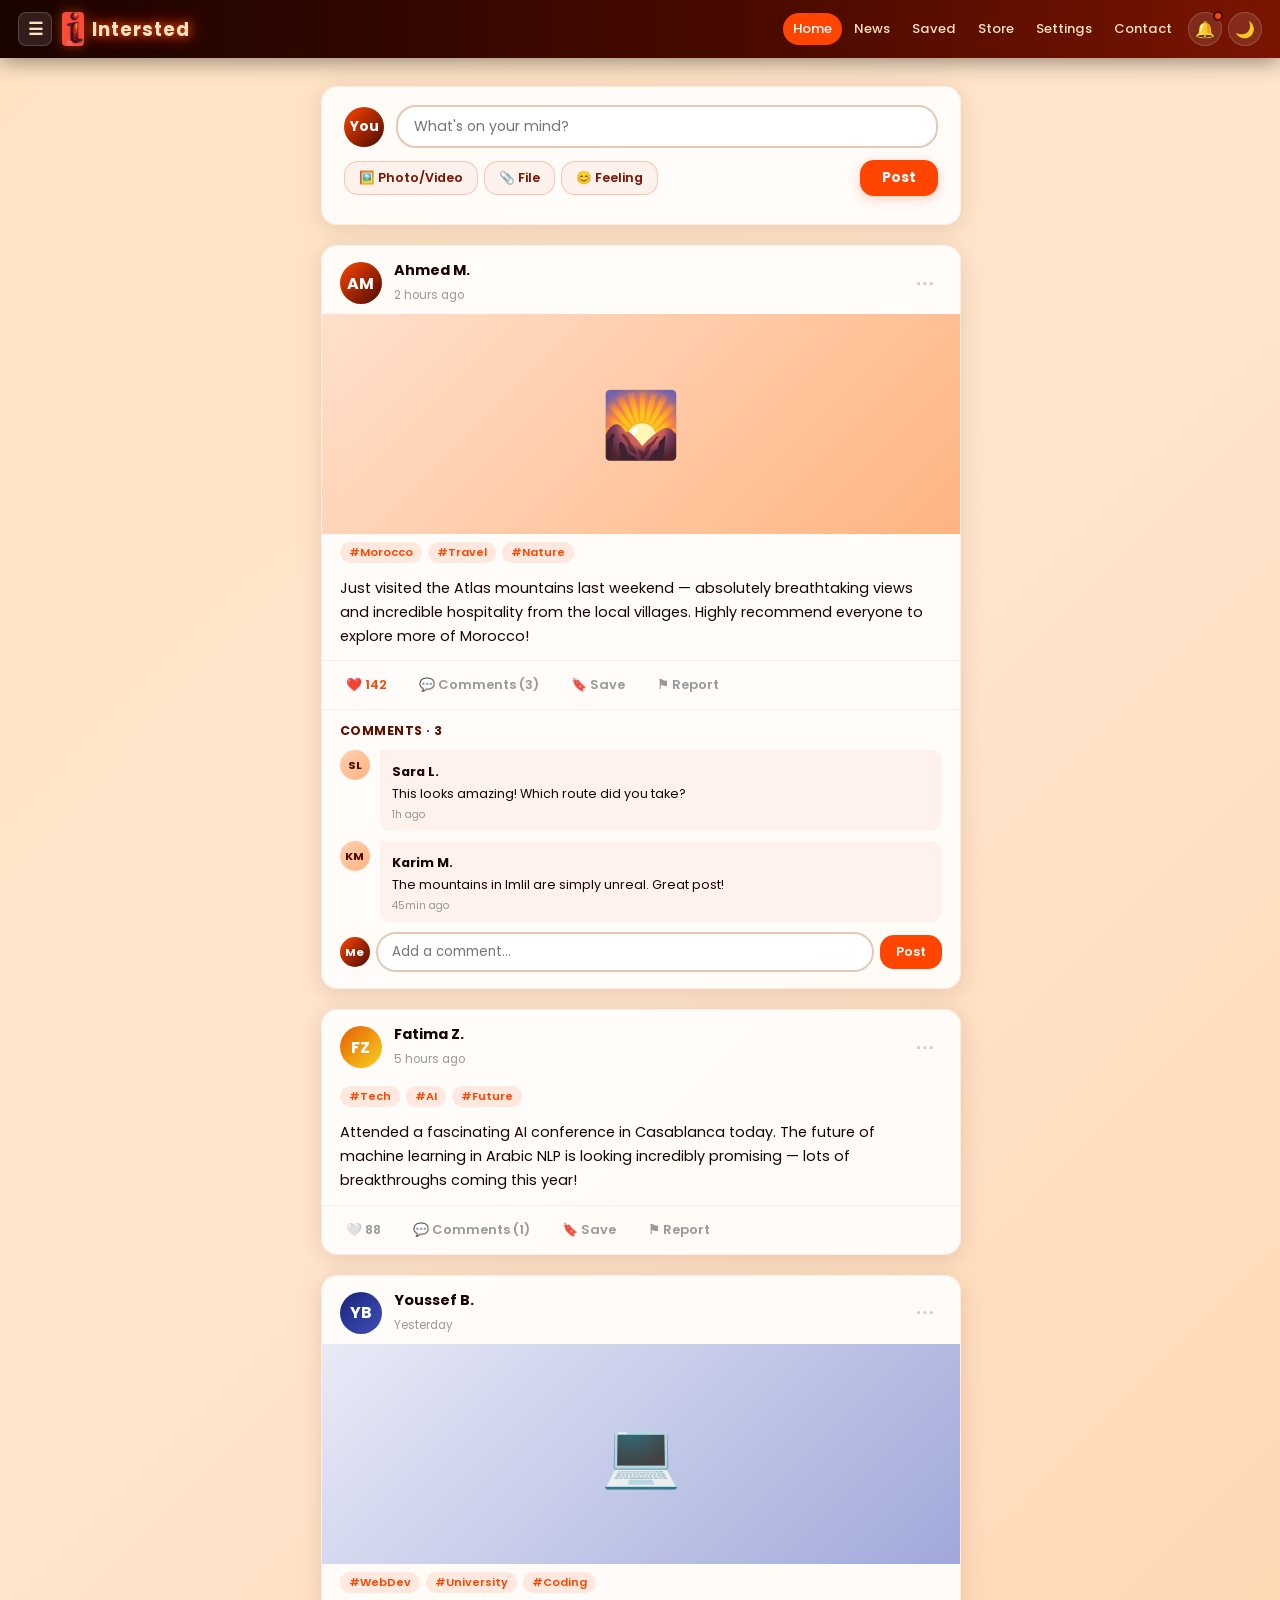
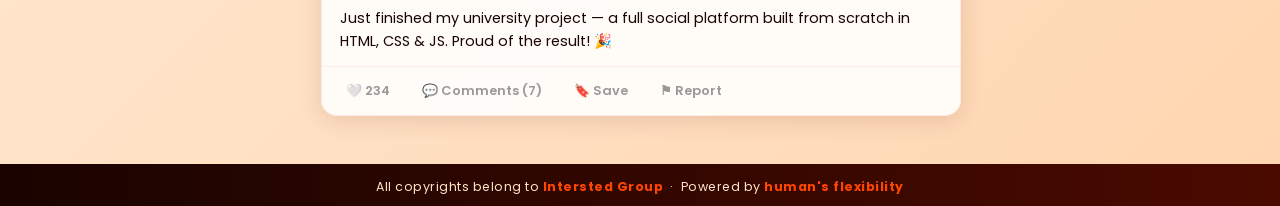
<file: index.html>
<!DOCTYPE html>
<html lang="en" data-theme="light">
<head>
    <meta charset="UTF-8">
    <meta name="viewport" content="width=device-width, initial-scale=1.0">
    <title>Intersted — Home</title>
    <link rel="stylesheet" href="Css/main.css">
</head>
<body>
<div id="toast"></div>

<header>
    <nav class="navbar">
        <div class="nav-left">
            <button class="sidebar-toggle" id="sidebarToggle" title="Toggle sidebar">☰</button>
            <a href="index.html" class="logo">
                <img class="logo_img" src="./Images/logo3.0.png" alt="Intersted logo">
                <span class="logo_text">Intersted</span>
            </a>
        </div>
        <div class="nav-spacer"></div>
        </div>
        <div class="nav-right">
            <ul>
                <li><a href="index.html" class="active">Home</a></li>
                <li><a href="Pages/News.html">News</a></li>
                <li><a href="Pages/Saved.html">Saved</a></li>
                <li><a href="Pages/Store.html">Store</a></li>
                <li><a href="Pages/Settings.html">Settings</a></li>
                <li><a href="Pages/ContactUs.html">Contact</a></li>
            </ul>
            <div class="notif-wrapper">
                <button class="notif-btn" id="notifBtn" title="Notifications">🔔
                    <span class="notif-dot" id="notifDot"></span>
                </button>
                <div class="notif-dropdown" id="notifDropdown">
                    <div class="notif-hdr">Notifications <span class="notif-clear" id="notifClear">Mark all read</span></div>
                    <div class="notif-item"><span class="notif-icon">❤️</span><div class="notif-body"><div class="notif-text">Sara liked your post</div><div class="notif-time">2 min ago</div></div></div>
                    <div class="notif-item"><span class="notif-icon">💬</span><div class="notif-body"><div class="notif-text">Karim commented: "Great post!"</div><div class="notif-time">15 min ago</div></div></div>
                    <div class="notif-item"><span class="notif-icon">👥</span><div class="notif-body"><div class="notif-text">Nadia sent you a friend request</div><div class="notif-time">1 hr ago</div></div></div>
                    <div class="notif-item"><span class="notif-icon">🛍️</span><div class="notif-body"><div class="notif-text">Your item listing is live in the Store</div><div class="notif-time">3 hrs ago</div></div></div>
                </div>
            </div>
            <button class="theme-btn" id="themeBtn" title="Toggle dark mode">🌙</button>
        </div>
    </nav>
</header>

<main class="layout-flex">
    <div class="sidebar" id="sidebar">
        <div class="sidebar-top">
            <!-- Search box (hidden by default; toggle via JS) -->
            <div class="sidebar-search-wrap">
                <div class="sidebar-search">
                    <input type="text" id="searchInput" placeholder="Search…">
                    <img src="Images/search.png" alt="search">
                </div>
            </div>
            <div class="sidebar-section-label">Menu</div>
            <ul>
                <li><a href="index.html" class="active"><span class="sidebar-icon">🏠</span>Home</a></li>
                <li><a href="Pages/News.html"><span class="sidebar-icon">📰</span>News</a></li>
                <li><a href="Pages/Saved.html"><span class="sidebar-icon">🔖</span>Saved</a></li>
                <li><a href="Pages/Store.html"><span class="sidebar-icon">🛍️</span>Store</a></li>
            </ul>
            <div class="sidebar-section-label">Social</div>
            <ul>
                <li><a href="Pages/Friends.html"><span class="sidebar-icon">👥</span>Friends</a></li>
                <li><a href="Pages/Profile.html"><span class="sidebar-icon">👤</span>Profile</a></li>
                <li><a href="Pages/Messages.html"><span class="sidebar-icon">💬</span>Messages</a></li>
            </ul>
            <div class="sidebar-section-label">Other</div>
            <ul>
                <li><a href="Pages/Settings.html"><span class="sidebar-icon">⚙️</span>Settings</a></li>
                <li><a href="Pages/ContactUs.html"><span class="sidebar-icon">✉️</span>Contact Us</a></li>
                <li><a href="Pages/log.html"><span class="sidebar-icon">🔒</span>Sign Out</a></li>
            </ul>
        </div>
        <hr>
        <div class="sidebar-bottom">
            <p id="copyright_text">All copyrights belong to <strong>Intersted Group</strong><br>Powered by <strong>human's flexibility</strong></p>
        </div>
    </div>

    <div class="content-area">
        <div class="feed-wrapper">
        <div class="create-post">
            <div class="create-post-top">
                <div class="create-avatar">You</div>
                <input class="create-post-input" id="postText" type="text" placeholder="What's on your mind?">
            </div>
            <div class="create-post-actions">
                <label class="upload-btn">🖼️ Photo/Video<input type="file" id="mediaUpload" accept="image/*,video/*" multiple></label>
                <label class="upload-btn">📎 File<input type="file" id="fileUpload" accept=".pdf,.doc,.docx,.zip"></label>
                <label class="upload-btn">😊 Feeling<input type="file" style="display:none"></label>
                <button class="post-submit-btn" id="postBtn">Post</button>
            </div>
            <div class="media-preview" id="mediaPreview"></div>
        </div>

        <div id="feed">
            <article class="post">
                <div class="post-header">
                    <div class="p-avatar">AM</div>
                    <div class="post-meta"><strong>Ahmed M.</strong><span>2 hours ago</span></div>
                    <button class="post-options">⋯</button>
                </div>
                <div class="post-image">🌄</div>
                <div class="post-tags"><span class="tag">#Morocco</span><span class="tag">#Travel</span><span class="tag">#Nature</span></div>
                <div class="post-body"><p>Just visited the Atlas mountains last weekend — absolutely breathtaking views and incredible hospitality from the local villages. Highly recommend everyone to explore more of Morocco!</p></div>
                <div class="post-actions">
                    <button class="action-btn liked" onclick="toggleLike(this)">❤️ 142</button>
                    <button class="action-btn" onclick="toggleComments(this)">💬 Comments (3)</button>
                    <button class="action-btn" onclick="savePost(this)">🔖 Save</button>
                    <button class="action-btn" onclick="location.href='Pages/ReportContent.html'">⚑ Report</button>
                </div>
                <div class="comments-section open">
                    <div class="comments-title">Comments · 3</div>
                    <div class="comment"><div class="comment-avatar">SL</div><div class="comment-bubble"><strong>Sara L.</strong><p>This looks amazing! Which route did you take?</p><div class="comment-time">1h ago</div></div></div>
                    <div class="comment"><div class="comment-avatar">KM</div><div class="comment-bubble"><strong>Karim M.</strong><p>The mountains in Imlil are simply unreal. Great post!</p><div class="comment-time">45min ago</div></div></div>
                    <div class="add-comment">
                        <div class="comment-avatar" style="background:linear-gradient(135deg,orangered,#4a0a00);color:#fff">Me</div>
                        <input type="text" placeholder="Add a comment…">
                        <button>Post</button>
                    </div>
                </div>
            </article>

            <article class="post">
                <div class="post-header">
                    <div class="p-avatar" style="background:linear-gradient(135deg,#e65c00,#f9d423)">FZ</div>
                    <div class="post-meta"><strong>Fatima Z.</strong><span>5 hours ago</span></div>
                    <button class="post-options">⋯</button>
                </div>
                <div class="post-tags"><span class="tag">#Tech</span><span class="tag">#AI</span><span class="tag">#Future</span></div>
                <div class="post-body"><p>Attended a fascinating AI conference in Casablanca today. The future of machine learning in Arabic NLP is looking incredibly promising — lots of breakthroughs coming this year!</p></div>
                <div class="post-actions">
                    <button class="action-btn" onclick="toggleLike(this)">🤍 88</button>
                    <button class="action-btn" onclick="toggleComments(this)">💬 Comments (1)</button>
                    <button class="action-btn" onclick="savePost(this)">🔖 Save</button>
                    <button class="action-btn" onclick="location.href='Pages/ReportContent.html'">⚑ Report</button>
                </div>
                <div class="comments-section">
                    <div class="comments-title">Comments · 1</div>
                    <div class="comment"><div class="comment-avatar">YB</div><div class="comment-bubble"><strong>Youssef B.</strong><p>Very exciting times! Do you have links to the conference talks?</p><div class="comment-time">4h ago</div></div></div>
                    <div class="add-comment">
                        <div class="comment-avatar" style="background:linear-gradient(135deg,orangered,#4a0a00);color:#fff">Me</div>
                        <input type="text" placeholder="Add a comment…"><button>Post</button>
                    </div>
                </div>
            </article>

            <article class="post">
                <div class="post-header">
                    <div class="p-avatar" style="background:linear-gradient(135deg,#1a237e,#3f51b5)">YB</div>
                    <div class="post-meta"><strong>Youssef B.</strong><span>Yesterday</span></div>
                    <button class="post-options">⋯</button>
                </div>
                <div class="post-image" style="background:linear-gradient(135deg,#e8eaf6,#9fa8da)">💻</div>
                <div class="post-tags"><span class="tag">#WebDev</span><span class="tag">#University</span><span class="tag">#Coding</span></div>
                <div class="post-body"><p>Just finished my university project — a full social platform built from scratch in HTML, CSS &amp; JS. Proud of the result! 🎉</p></div>
                <div class="post-actions">
                    <button class="action-btn" onclick="toggleLike(this)">🤍 234</button>
                    <button class="action-btn" onclick="toggleComments(this)">💬 Comments (7)</button>
                    <button class="action-btn" onclick="savePost(this)">🔖 Save</button>
                    <button class="action-btn" onclick="location.href='Pages/ReportContent.html'">⚑ Report</button>
                </div>
                <div class="comments-section">
                    <div class="comments-title">Comments · 7</div>
                    <div class="comment"><div class="comment-avatar">AM</div><div class="comment-bubble"><strong>Ahmed M.</strong><p>Congrats! That looks really professional 🔥</p><div class="comment-time">22h ago</div></div></div>
                    <div class="add-comment">
                        <div class="comment-avatar" style="background:linear-gradient(135deg,orangered,#4a0a00);color:#fff">Me</div>
                        <input type="text" placeholder="Add a comment…"><button>Post</button>
                    </div>
                </div>
            </article>
                </div><!-- /feed-wrapper -->
</div>
    </div>
</main>

<footer>
    <p>All copyrights belong to <strong>Intersted Group</strong> &nbsp;·&nbsp; Powered by <strong>human's flexibility</strong></p>
</footer>

<script src="Scripts/main.js"></script>
</body>
</html>
</file>
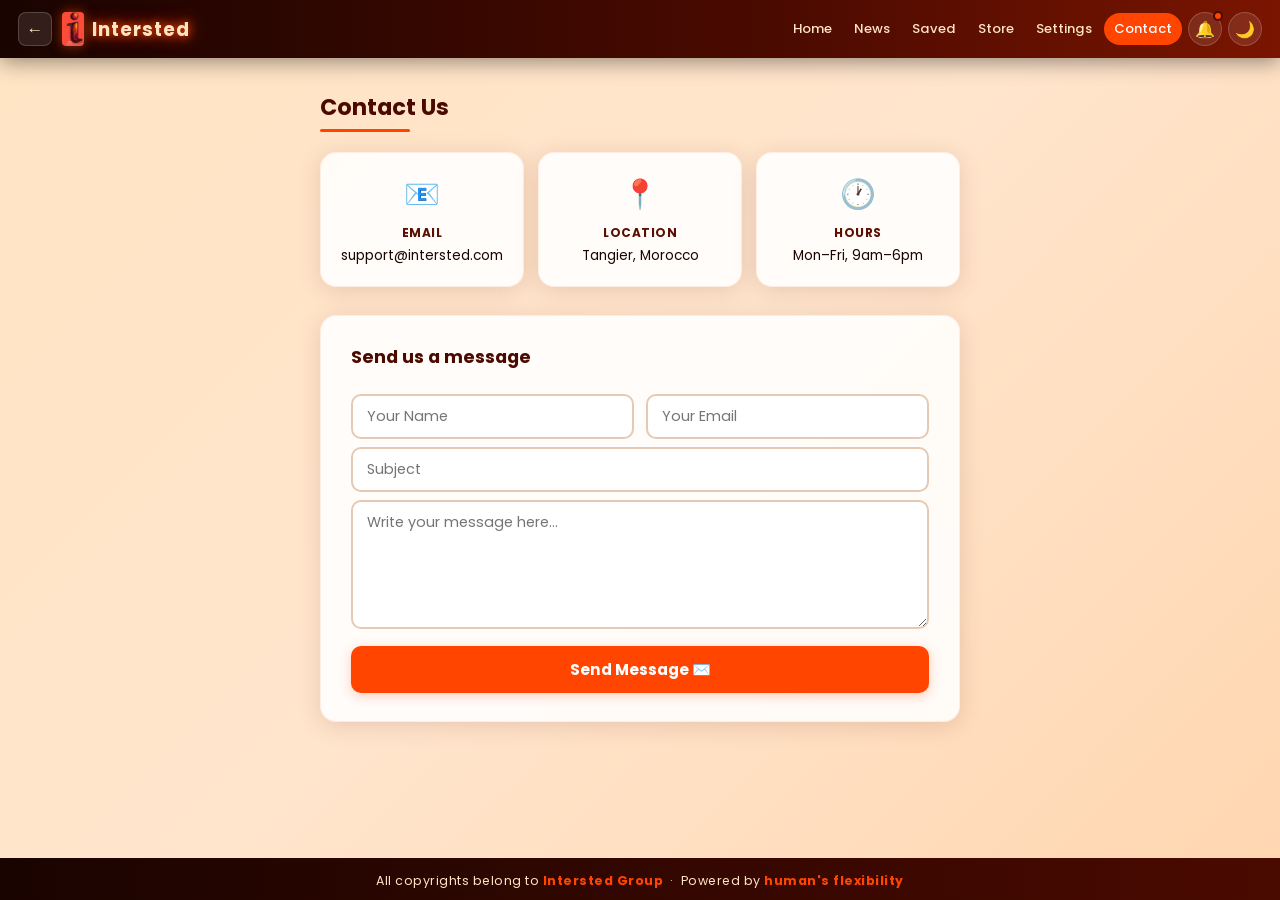
<file: Pages/ContactUs.html>
<!DOCTYPE html>
<html lang="en" data-theme="light">
<head>
    <meta charset="UTF-8">
    <meta name="viewport" content="width=device-width, initial-scale=1.0">
    <title>Intersted — Contact Us</title>
    <link rel="stylesheet" href="../Css/main.css">
</head>
<body>
<div id="toast"></div>
<header>
    <nav class="navbar">
        <div class="nav-left">
            <button class="sidebar-toggle" onclick="history.back()" title="Back">←</button>
            <a href="../index.html" class="logo">
                <img class="logo_img" src="../Images/logo3.0.png" alt="Intersted logo">
                <span class="logo_text">Intersted</span>
            </a>
        </div>
        <div class="nav-spacer"></div>
        <div class="nav-right">
            <ul>
                <li><a href="../index.html">Home</a></li>
                <li><a href="News.html">News</a></li>
                <li><a href="Saved.html">Saved</a></li>
                <li><a href="Store.html">Store</a></li>
                <li><a href="Settings.html">Settings</a></li>
                <li><a href="ContactUs.html" class="active">Contact</a></li>
            </ul>
            <div class="notif-wrapper">
                <button class="notif-btn" id="notifBtn" title="Notifications">🔔<span class="notif-dot" id="notifDot"></span></button>
                <div class="notif-dropdown" id="notifDropdown">
                    <div class="notif-hdr">Notifications <span class="notif-clear" id="notifClear">Mark all read</span></div>
                    <div class="notif-item"><span class="notif-icon">❤️</span><div class="notif-body"><div class="notif-text">Sara liked your post</div><div class="notif-time">2 min ago</div></div></div>
                    <div class="notif-item"><span class="notif-icon">💬</span><div class="notif-body"><div class="notif-text">Karim commented on your post</div><div class="notif-time">15 min ago</div></div></div>
                    <div class="notif-item"><span class="notif-icon">👥</span><div class="notif-body"><div class="notif-text">Nadia sent you a friend request</div><div class="notif-time">1 hr ago</div></div></div>
                </div>
            </div>
            <button class="theme-btn" id="themeBtn" title="Toggle dark mode">🌙</button>
        </div>
    </nav>
</header>
<main class="layout-full">
    <div class="contact-layout">
        <h2 class="section-title">Contact Us</h2>

        <div class="contact-info-grid">
            <div class="contact-info-box">
                <div class="ci-icon">📧</div>
                <div class="ci-label">Email</div>
                <div class="ci-value">support@intersted.com</div>
            </div>
            <div class="contact-info-box">
                <div class="ci-icon">📍</div>
                <div class="ci-label">Location</div>
                <div class="ci-value">Tangier, Morocco</div>
            </div>
            <div class="contact-info-box">
                <div class="ci-icon">🕐</div>
                <div class="ci-label">Hours</div>
                <div class="ci-value">Mon–Fri, 9am–6pm</div>
            </div>
        </div>

        <div class="contact-form-card">
            <h3>Send us a message</h3>
            <div style="display:flex;gap:12px;">
                <div style="flex:1"><input type="text" id="contactName" placeholder="Your Name" required></div>
                <div style="flex:1"><input type="email" id="contactEmail" placeholder="Your Email" required></div>
            </div>
            <input type="text" placeholder="Subject">
            <textarea id="contactMessage" rows="5" placeholder="Write your message here…"></textarea>
            <button class="contact-submit-btn" id="contactSubmitBtn">Send Message ✉️</button>
        </div>
    </div>
</main>
<footer>
    <p>All copyrights belong to <strong>Intersted Group</strong> &nbsp;·&nbsp; Powered by <strong>human's flexibility</strong></p>
</footer>
<script src="../Scripts/main.js"></script>
</body>
</html>
</file>
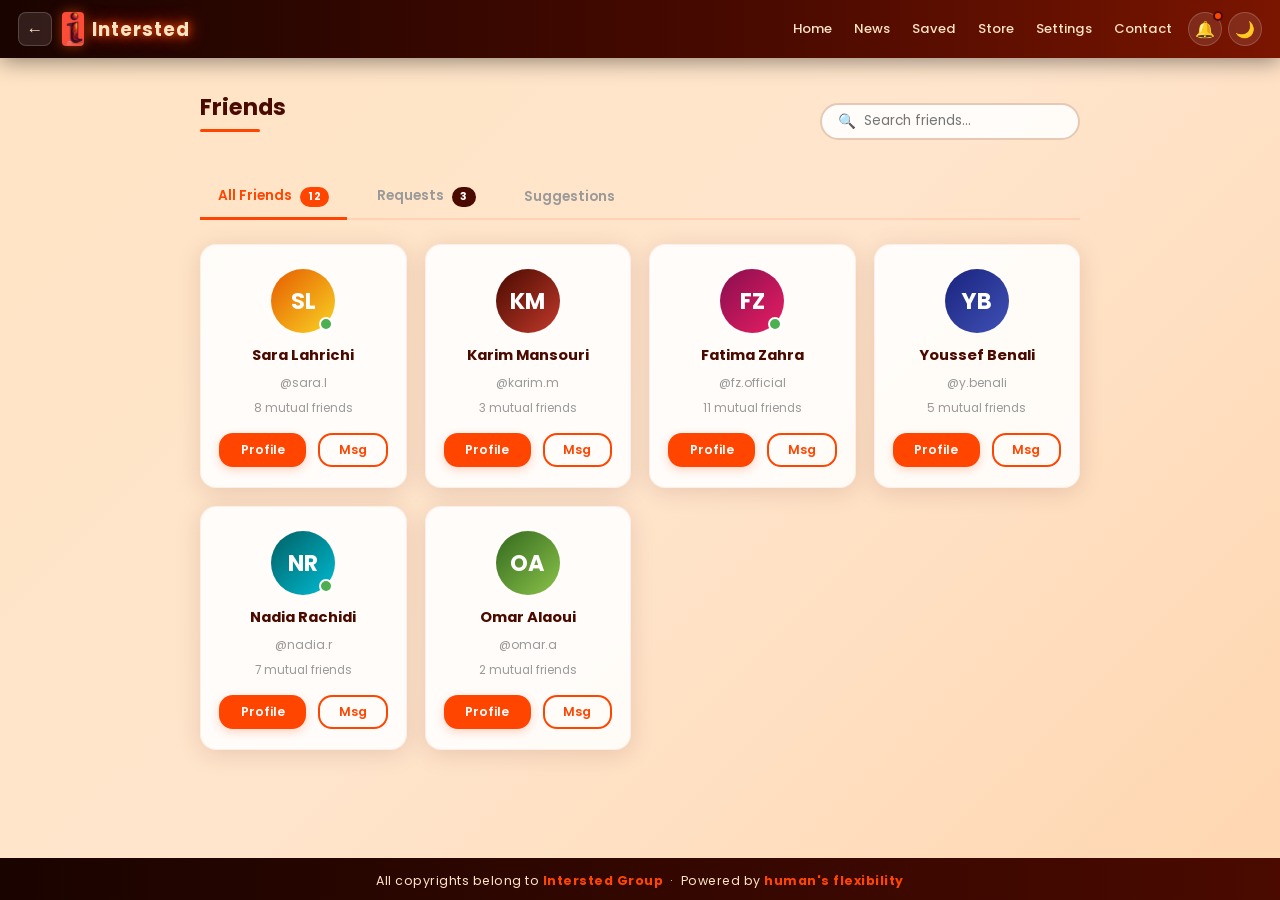
<file: Pages/Friends.html>
<!DOCTYPE html>
<html lang="en" data-theme="light">
<head>
    <meta charset="UTF-8">
    <meta name="viewport" content="width=device-width, initial-scale=1.0">
    <title>Intersted — Friends</title>
    <link rel="stylesheet" href="../Css/main.css">
</head>
<body>
<div id="toast"></div>
<header>
    <nav class="navbar">
        <div class="nav-left">
            <button class="sidebar-toggle" onclick="history.back()" title="Back">←</button>
            <a href="../index.html" class="logo">
                <img class="logo_img" src="../Images/logo3.0.png" alt="Intersted logo">
                <span class="logo_text">Intersted</span>
            </a>
        </div>
        <div class="nav-spacer"></div>
        <div class="nav-right">
            <ul>
                <li><a href="../index.html">Home</a></li>
                <li><a href="News.html">News</a></li>
                <li><a href="Saved.html">Saved</a></li>
                <li><a href="Store.html">Store</a></li>
                <li><a href="Settings.html">Settings</a></li>
                <li><a href="ContactUs.html">Contact</a></li>
            </ul>
            <div class="notif-wrapper">
                <button class="notif-btn" id="notifBtn" title="Notifications">🔔<span class="notif-dot" id="notifDot"></span></button>
                <div class="notif-dropdown" id="notifDropdown">
                    <div class="notif-hdr">Notifications <span class="notif-clear" id="notifClear">Mark all read</span></div>
                    <div class="notif-item"><span class="notif-icon">❤️</span><div class="notif-body"><div class="notif-text">Sara liked your post</div><div class="notif-time">2 min ago</div></div></div>
                    <div class="notif-item"><span class="notif-icon">💬</span><div class="notif-body"><div class="notif-text">Karim commented on your post</div><div class="notif-time">15 min ago</div></div></div>
                    <div class="notif-item"><span class="notif-icon">👥</span><div class="notif-body"><div class="notif-text">Nadia sent you a friend request</div><div class="notif-time">1 hr ago</div></div></div>
                </div>
            </div>
            <button class="theme-btn" id="themeBtn" title="Toggle dark mode">🌙</button>
        </div>
    </nav>
</header>
<main class="layout-full">
    <div class="friends-layout">
        <div class="friends-header">
            <h2 class="section-title">Friends</h2>
            <div class="search-bar">
                <span class="search-icon">🔍</span>
                <input type="text" id="friendSearch" placeholder="Search friends..." oninput="filterFriends()">
            </div>
        </div>
        <div class="friends-tabs">
            <button class="ftab active" onclick="showFTab('all', this)">All Friends <span class="badge" style="background:var(--accent);margin-left:5px">12</span></button>
            <button class="ftab" onclick="showFTab('requests', this)">Requests <span class="badge" style="background:var(--dark-red);margin-left:5px">3</span></button>
            <button class="ftab" onclick="showFTab('suggestions', this)">Suggestions</button>
        </div>

        <div id="ftab-all">
            <div class="friends-grid" id="friendsGrid">
                <div class="friend-card" data-name="Sara Lahrichi">
                    <div class="friend-avatar" style="background:linear-gradient(135deg,#e65c00,#f9d423)">SL<div class="online-dot"></div></div>
                    <div class="friend-name">Sara Lahrichi</div>
                    <div class="friend-handle">@sara.l</div>
                    <div class="friend-mutual">8 mutual friends</div>
                    <div class="friend-btn-row">
                        <button class="btn-primary" onclick="location.href='Profile.html'">Profile</button>
                        <button class="btn-outline">Msg</button>
                    </div>
                </div>
                <div class="friend-card" data-name="Karim Mansouri">
                    <div class="friend-avatar" style="background:linear-gradient(135deg,#4a0a00,#c0392b)">KM</div>
                    <div class="friend-name">Karim Mansouri</div>
                    <div class="friend-handle">@karim.m</div>
                    <div class="friend-mutual">3 mutual friends</div>
                    <div class="friend-btn-row">
                        <button class="btn-primary" onclick="location.href='Profile.html'">Profile</button>
                        <button class="btn-outline">Msg</button>
                    </div>
                </div>
                <div class="friend-card" data-name="Fatima Zahra">
                    <div class="friend-avatar" style="background:linear-gradient(135deg,#880e4f,#e91e63)">FZ<div class="online-dot"></div></div>
                    <div class="friend-name">Fatima Zahra</div>
                    <div class="friend-handle">@fz.official</div>
                    <div class="friend-mutual">11 mutual friends</div>
                    <div class="friend-btn-row">
                        <button class="btn-primary" onclick="location.href='Profile.html'">Profile</button>
                        <button class="btn-outline">Msg</button>
                    </div>
                </div>
                <div class="friend-card" data-name="Youssef Benali">
                    <div class="friend-avatar" style="background:linear-gradient(135deg,#1a237e,#3f51b5)">YB</div>
                    <div class="friend-name">Youssef Benali</div>
                    <div class="friend-handle">@y.benali</div>
                    <div class="friend-mutual">5 mutual friends</div>
                    <div class="friend-btn-row">
                        <button class="btn-primary" onclick="location.href='Profile.html'">Profile</button>
                        <button class="btn-outline">Msg</button>
                    </div>
                </div>
                <div class="friend-card" data-name="Nadia Rachidi">
                    <div class="friend-avatar" style="background:linear-gradient(135deg,#006064,#00bcd4)">NR<div class="online-dot"></div></div>
                    <div class="friend-name">Nadia Rachidi</div>
                    <div class="friend-handle">@nadia.r</div>
                    <div class="friend-mutual">7 mutual friends</div>
                    <div class="friend-btn-row">
                        <button class="btn-primary" onclick="location.href='Profile.html'">Profile</button>
                        <button class="btn-outline">Msg</button>
                    </div>
                </div>
                <div class="friend-card" data-name="Omar Alaoui">
                    <div class="friend-avatar" style="background:linear-gradient(135deg,#33691e,#8bc34a)">OA</div>
                    <div class="friend-name">Omar Alaoui</div>
                    <div class="friend-handle">@omar.a</div>
                    <div class="friend-mutual">2 mutual friends</div>
                    <div class="friend-btn-row">
                        <button class="btn-primary" onclick="location.href='Profile.html'">Profile</button>
                        <button class="btn-outline">Msg</button>
                    </div>
                </div>
            </div>
        </div>

        <div id="ftab-requests" style="display:none">
            <div class="request-list">
                <div class="request-item">
                    <div class="friend-avatar" style="width:48px;height:48px;font-size:1rem;background:linear-gradient(135deg,#e65c00,#f9d423)">HA</div>
                    <div class="req-info"><strong>Hiba Amrani</strong><span>@hiba.a · 4 mutual friends</span></div>
                    <div class="req-actions">
                        <button class="accept-btn" onclick="acceptRequest(this)">Accept</button>
                        <button class="decline-btn" onclick="declineRequest(this)">Decline</button>
                    </div>
                </div>
                <div class="request-item">
                    <div class="friend-avatar" style="width:48px;height:48px;font-size:1rem;background:linear-gradient(135deg,#1a237e,#3f51b5)">MB</div>
                    <div class="req-info"><strong>Mohamed Bakkali</strong><span>@m.bakkali · 1 mutual friend</span></div>
                    <div class="req-actions">
                        <button class="accept-btn" onclick="acceptRequest(this)">Accept</button>
                        <button class="decline-btn" onclick="declineRequest(this)">Decline</button>
                    </div>
                </div>
                <div class="request-item">
                    <div class="friend-avatar" style="width:48px;height:48px;font-size:1rem;background:linear-gradient(135deg,#880e4f,#e91e63)">LO</div>
                    <div class="req-info"><strong>Layla Ouazzani</strong><span>@layla.o · 9 mutual friends</span></div>
                    <div class="req-actions">
                        <button class="accept-btn" onclick="acceptRequest(this)">Accept</button>
                        <button class="decline-btn" onclick="declineRequest(this)">Decline</button>
                    </div>
                </div>
            </div>
        </div>

        <div id="ftab-suggestions" style="display:none">
            <div class="friends-grid">
                <div class="friend-card">
                    <div class="friend-avatar" style="background:linear-gradient(135deg,#4e342e,#8d6e63)">RA</div>
                    <div class="friend-name">Rachid Amrani</div>
                    <div class="friend-handle">@r.amrani</div>
                    <div class="friend-mutual">6 mutual friends</div>
                    <div class="friend-btn-row">
                        <button class="btn-primary" onclick="this.textContent='✓ Sent';this.style.background='#2e7d32'">Follow</button>
                    </div>
                </div>
                <div class="friend-card">
                    <div class="friend-avatar" style="background:linear-gradient(135deg,#006064,#26c6da)">ZE</div>
                    <div class="friend-name">Zineb El Fassi</div>
                    <div class="friend-handle">@zineb.ef</div>
                    <div class="friend-mutual">3 mutual friends</div>
                    <div class="friend-btn-row">
                        <button class="btn-primary" onclick="this.textContent='✓ Sent';this.style.background='#2e7d32'">Follow</button>
                    </div>
                </div>
                <div class="friend-card">
                    <div class="friend-avatar" style="background:linear-gradient(135deg,#4a148c,#9c27b0)">IB</div>
                    <div class="friend-name">Imane Bouzid</div>
                    <div class="friend-handle">@imane.b</div>
                    <div class="friend-mutual">5 mutual friends</div>
                    <div class="friend-btn-row">
                        <button class="btn-primary" onclick="this.textContent='✓ Sent';this.style.background='#2e7d32'">Follow</button>
                    </div>
                </div>
            </div>
        </div>
    </div>
</main>
<footer><p>All copyrights belong to <strong>Intersted Group</strong> &nbsp;·&nbsp; Powered by <strong>human's flexibility</strong></p></footer>
<script src="../Scripts/main.js"></script>
</body>
</html>
</file>
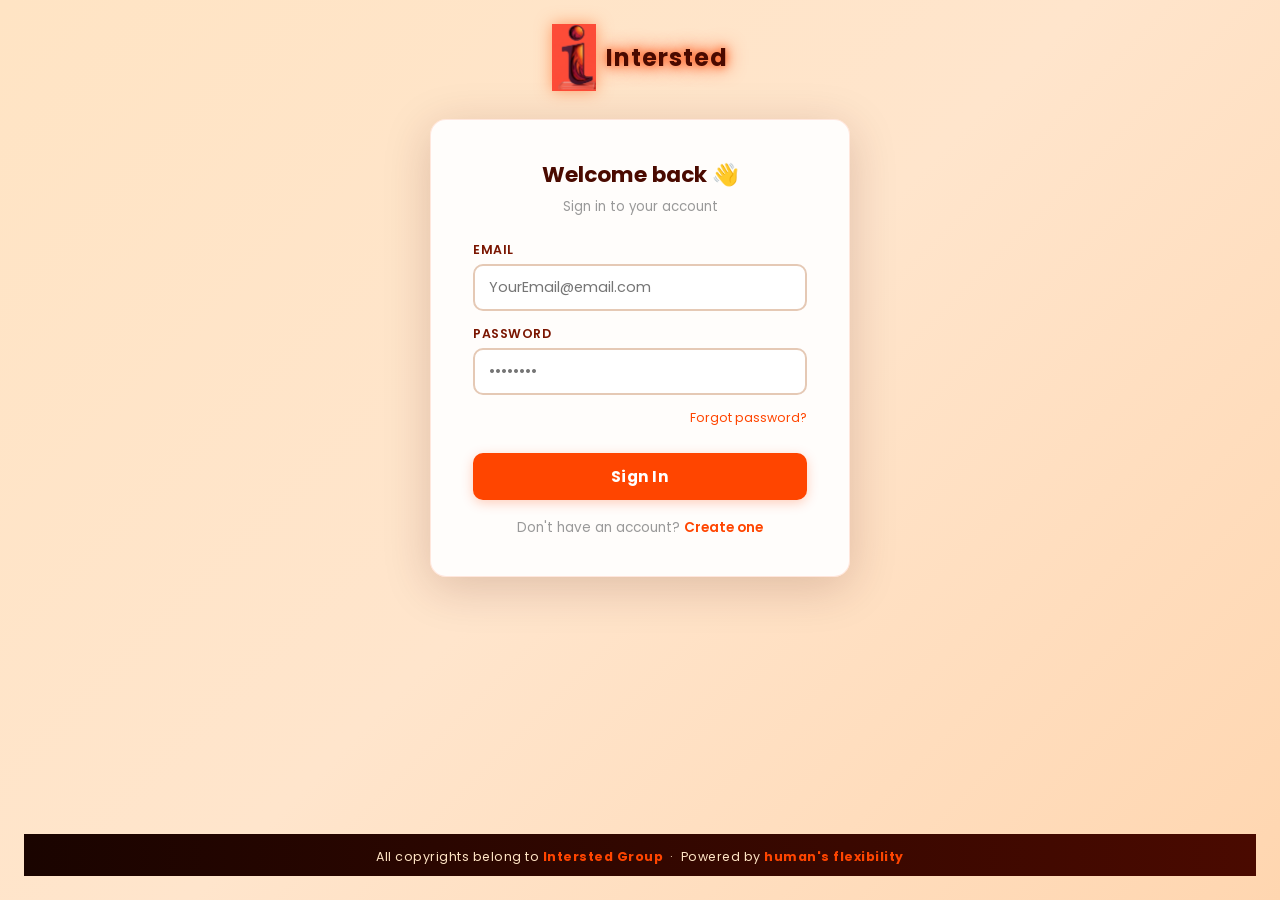
<file: Pages/log.html>
<!DOCTYPE html>
<html lang="en" data-theme="light">
<head>
    <meta charset="UTF-8">
    <meta name="viewport" content="width=device-width, initial-scale=1.0">
    <title>Intersted — Login</title>
    <link rel="stylesheet" href="../Css/main.css">
</head>
<body class="auth-page">
<div id="toast"></div>

<a href="../index.html" class="auth-logo">
    <img src="../Images/logo3.0.png" alt="Intersted logo">
    <span>Intersted</span>
</a>

<div class="container">
    <h2>Welcome back 👋</h2>
    <p class="subtitle">Sign in to your account</p>

    <form action="../index.html">
        <div class="field-group">
            <label>Email</label>
            <input type="email" placeholder="YourEmail@email.com" required>
        </div>
        <div class="field-group">
            <label>Password</label>
            <input type="password" placeholder="••••••••" required>
        </div>
        <div class="forgot-link">
            <a href="#">Forgot password?</a>
        </div>
        <button type="submit" class="auth-btn">Sign In</button>
    </form>

    <div class="switch-link">
        Don't have an account? <a href="register.html">Create one</a>
    </div>
</div>

<footer>
    All copyrights belong to <strong>Intersted Group</strong> &nbsp;·&nbsp; Powered by <strong>human's flexibility</strong>
</footer>

<script src="../Scripts/main.js"></script>
</body>
</html>
</file>
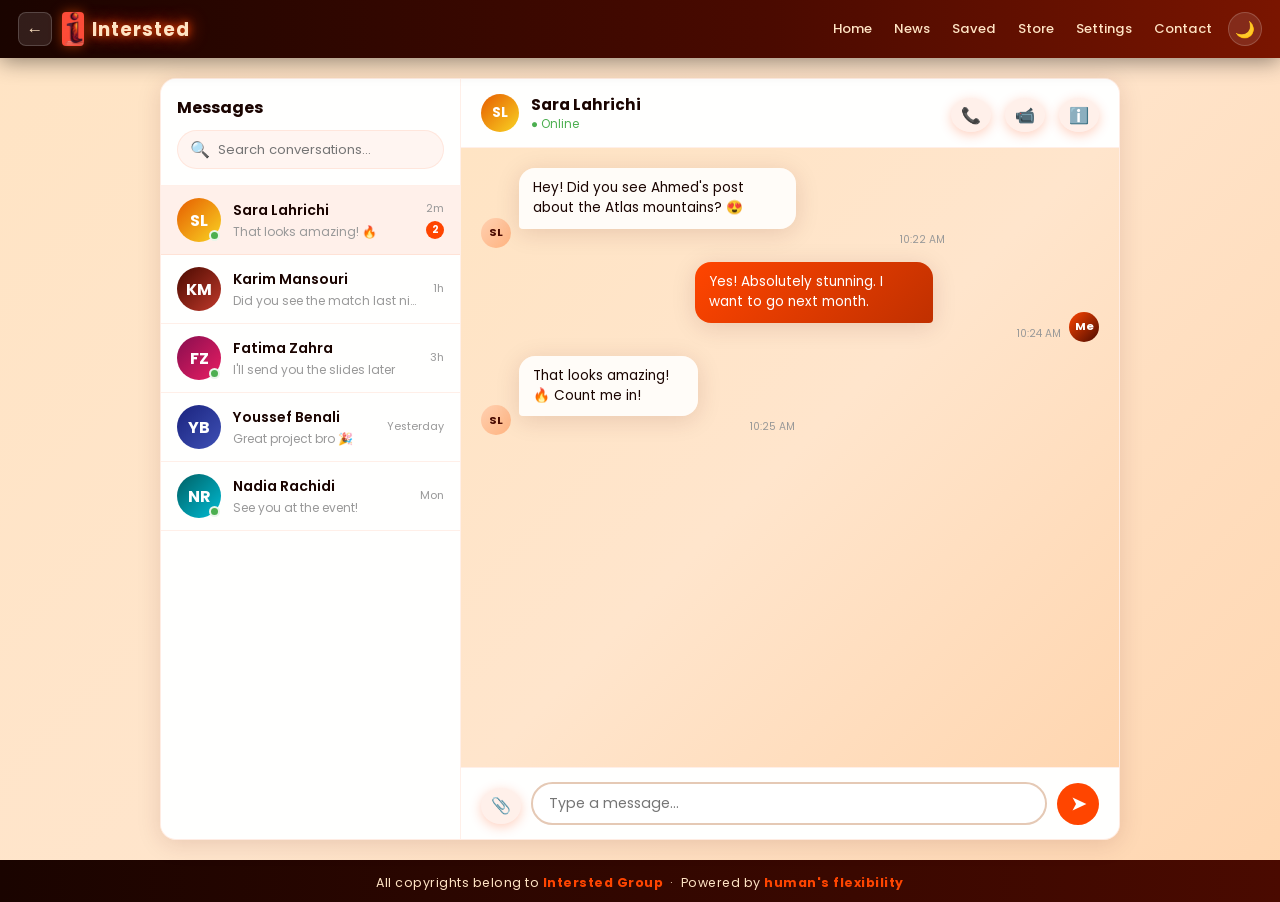
<file: Pages/Messages.html>
<!DOCTYPE html>
<html lang="en" data-theme="light">
<head>
    <meta charset="UTF-8">
    <meta name="viewport" content="width=device-width, initial-scale=1.0">
    <title>Intersted — Messages</title>
    <link rel="stylesheet" href="../Css/main.css">
    <style>
        /* Messages page uses its own full-height layout */
        main { padding: 20px 5%; }
        .msg-layout { display: grid; grid-template-columns: 300px 1fr; height: calc(100vh - 58px - 80px); gap: 0; max-width: 960px; margin: 0 auto; background: var(--card-bg); border-radius: var(--radius); box-shadow: var(--shadow); border: 1px solid var(--card-border); overflow: hidden; }
        @media(max-width:640px) { .msg-layout { grid-template-columns: 1fr; } }
        .contacts-hdr { padding: 16px; border-bottom: 1px solid var(--card-border); }
        .contacts-hdr h3 { font-size: 1rem; font-weight: 700; color: var(--text-dark); margin-bottom: 10px; }
        .contact-search { display: flex; align-items: center; gap: 8px; background: rgba(255,69,0,0.05); border: 1.5px solid var(--card-border); border-radius: 20px; padding: 6px 12px; }
        .contact-search input { border: none; background: transparent; outline: none; font-size: 0.82rem; color: var(--text-dark); width: 100%; margin: 0; padding: 0; }
        .c-online { position: absolute; bottom: 1px; right: 1px; width: 11px; height: 11px; background: #4caf50; border-radius: 50%; border: 2px solid var(--card-bg); }
        .chat-hdr { padding: 14px 20px; border-bottom: 1px solid var(--card-border); display: flex; align-items: center; gap: 12px; background: var(--card-bg); }
        .chat-hdr-info { flex: 1; }
        .chat-hdr-name { font-size: 0.95rem; font-weight: 700; color: var(--text-dark); }
        .chat-hdr-status { font-size: 0.73rem; color: #4caf50; }
        .chat-hdr-actions { display: flex; gap: 8px; }
        .hdr-btn { background: rgba(255,69,0,0.08); border: none; width: 34px; height: 34px; border-radius: 50%; display: flex; align-items: center; justify-content: center; font-size: 1rem; cursor: pointer; transition: background var(--transition); }
        .hdr-btn:hover { background: var(--accent); color: #fff; }
        .chat-messages { flex: 1; overflow-y: auto; padding: 20px; display: flex; flex-direction: column; gap: 14px; background: var(--body-bg); }
        .msg-row { display: flex; gap: 8px; align-items: flex-end; }
        .msg-row.mine { flex-direction: row-reverse; }
        .msg-avatar { width: 30px; height: 30px; border-radius: 50%; background: linear-gradient(135deg,#ffd0b0,#ffb380); display: flex; align-items: center; justify-content: center; font-size: 0.7rem; font-weight: 700; color: var(--dark-red); flex-shrink: 0; }
        .msg-bubble { max-width: 65%; padding: 10px 14px; border-radius: 16px 16px 16px 4px; background: var(--card-bg); font-size: 0.85rem; color: var(--text-dark); line-height: 1.5; box-shadow: var(--shadow); }
        .msg-row.mine .msg-bubble { background: linear-gradient(135deg, orangered, #c03000); color: #fff; border-radius: 16px 16px 4px 16px; }
        .msg-time { font-size: 0.65rem; color: var(--text-muted); margin-top: 3px; }
        .chat-input-row { padding: 14px 20px; border-top: 1px solid var(--card-border); display: flex; gap: 10px; align-items: center; background: var(--card-bg); }
        .chat-input { flex: 1; border: 2px solid var(--input-border); border-radius: 25px; padding: 9px 16px; font-size: 0.88rem; background: var(--input-bg); color: var(--text-dark); outline: none; margin: 0; transition: border-color var(--transition); }
        .chat-input:focus { border-color: var(--accent); }
        .attach-btn { background: rgba(255,69,0,0.08); border: none; width: 36px; height: 36px; border-radius: 50%; display: flex; align-items: center; justify-content: center; font-size: 1rem; cursor: pointer; flex-shrink: 0; transition: background var(--transition); }
        .attach-btn:hover { background: rgba(255,69,0,0.18); }
    </style>
</head>
<body>
<div id="toast"></div>
<header>
    <nav class="navbar">
        <div class="nav-left">
            <button class="sidebar-toggle" onclick="history.back()">←</button>
            <a href="../index.html" class="logo">
                <img class="logo_img" src="../Images/logo3.0.png" alt="logo">
                <span class="logo_text">Intersted</span>
            </a>
        </div>
        <div class="nav-spacer"></div>
        <div class="nav-right">
            <ul>
                <li><a href="../index.html">Home</a></li>
                <li><a href="News.html">News</a></li>
                <li><a href="Saved.html">Saved</a></li>
                <li><a href="Store.html">Store</a></li>
                <li><a href="Settings.html">Settings</a></li>
                <li><a href="ContactUs.html">Contact</a></li>
            </ul>
            <button class="theme-btn" id="themeBtn">🌙</button>
        </div>
    </nav>
</header>
<main>
<div class="msg-layout">
    <div class="contacts-panel">
        <div class="contacts-hdr">
            <h3>Messages</h3>
            <div class="contact-search"><span>🔍</span><input placeholder="Search conversations…" id="contactSearch" oninput="filterContacts()"></div>
        </div>
        <div class="contacts-list" id="contactsList">
            <div class="contact-item active" onclick="openChat(this,'Sara Lahrichi','SL','linear-gradient(135deg,#e65c00,#f9d423)',true)">
                <div class="c-avatar" style="background:linear-gradient(135deg,#e65c00,#f9d423)">SL<div class="c-online"></div></div>
                <div class="c-info"><div class="c-name">Sara Lahrichi</div><div class="c-preview">That looks amazing! 🔥</div></div>
                <div class="c-meta"><div class="c-time">2m</div><div class="c-unread">2</div></div>
            </div>
            <div class="contact-item" onclick="openChat(this,'Karim Mansouri','KM','linear-gradient(135deg,#4a0a00,#c0392b)',false)">
                <div class="c-avatar" style="background:linear-gradient(135deg,#4a0a00,#c0392b)">KM</div>
                <div class="c-info"><div class="c-name">Karim Mansouri</div><div class="c-preview">Did you see the match last night?</div></div>
                <div class="c-meta"><div class="c-time">1h</div></div>
            </div>
            <div class="contact-item" onclick="openChat(this,'Fatima Zahra','FZ','linear-gradient(135deg,#880e4f,#e91e63)',true)">
                <div class="c-avatar" style="background:linear-gradient(135deg,#880e4f,#e91e63)">FZ<div class="c-online"></div></div>
                <div class="c-info"><div class="c-name">Fatima Zahra</div><div class="c-preview">I'll send you the slides later</div></div>
                <div class="c-meta"><div class="c-time">3h</div></div>
            </div>
            <div class="contact-item" onclick="openChat(this,'Youssef Benali','YB','linear-gradient(135deg,#1a237e,#3f51b5)',false)">
                <div class="c-avatar" style="background:linear-gradient(135deg,#1a237e,#3f51b5)">YB</div>
                <div class="c-info"><div class="c-name">Youssef Benali</div><div class="c-preview">Great project bro 🎉</div></div>
                <div class="c-meta"><div class="c-time">Yesterday</div></div>
            </div>
            <div class="contact-item" onclick="openChat(this,'Nadia Rachidi','NR','linear-gradient(135deg,#006064,#00bcd4)',true)">
                <div class="c-avatar" style="background:linear-gradient(135deg,#006064,#00bcd4)">NR<div class="c-online"></div></div>
                <div class="c-info"><div class="c-name">Nadia Rachidi</div><div class="c-preview">See you at the event!</div></div>
                <div class="c-meta"><div class="c-time">Mon</div></div>
            </div>
        </div>
    </div>
    <div class="chat-panel" id="chatPanel" style="display:flex;flex-direction:column;">
        <div class="chat-hdr">
            <div class="c-avatar" id="chatAvatar" style="width:38px;height:38px;background:linear-gradient(135deg,#e65c00,#f9d423);border-radius:50%;display:flex;align-items:center;justify-content:center;color:#fff;font-weight:700;font-size:0.85rem;flex-shrink:0">SL</div>
            <div class="chat-hdr-info">
                <div class="chat-hdr-name" id="chatName">Sara Lahrichi</div>
                <div class="chat-hdr-status" id="chatStatus">● Online</div>
            </div>
            <div class="chat-hdr-actions">
                <button class="hdr-btn" title="Call">📞</button>
                <button class="hdr-btn" title="Video">📹</button>
                <button class="hdr-btn" title="Info">ℹ️</button>
            </div>
        </div>
        <div class="chat-messages" id="chatMessages">
            <div class="msg-row">
                <div class="msg-avatar">SL</div>
                <div><div class="msg-bubble">Hey! Did you see Ahmed's post about the Atlas mountains? 😍</div><div class="msg-time">10:22 AM</div></div>
            </div>
            <div class="msg-row mine">
                <div class="msg-avatar" style="background:linear-gradient(135deg,orangered,#4a0a00);color:#fff">Me</div>
                <div><div class="msg-bubble">Yes! Absolutely stunning. I want to go next month.</div><div class="msg-time">10:24 AM</div></div>
            </div>
            <div class="msg-row">
                <div class="msg-avatar">SL</div>
                <div><div class="msg-bubble">That looks amazing! 🔥 Count me in!</div><div class="msg-time">10:25 AM</div></div>
            </div>
        </div>
        <div class="chat-input-row">
            <button class="attach-btn" title="Attach">📎</button>
            <input class="chat-input" id="msgInput" placeholder="Type a message…">
            <button class="send-btn" onclick="sendMsg()">➤</button>
        </div>
    </div>
</div>
</main>
<footer><p>All copyrights belong to <strong>Intersted Group</strong> &nbsp;·&nbsp; Powered by <strong>human's flexibility</strong></p></footer>
<script src="../Scripts/main.js"></script>
</body>
</html>
</file>
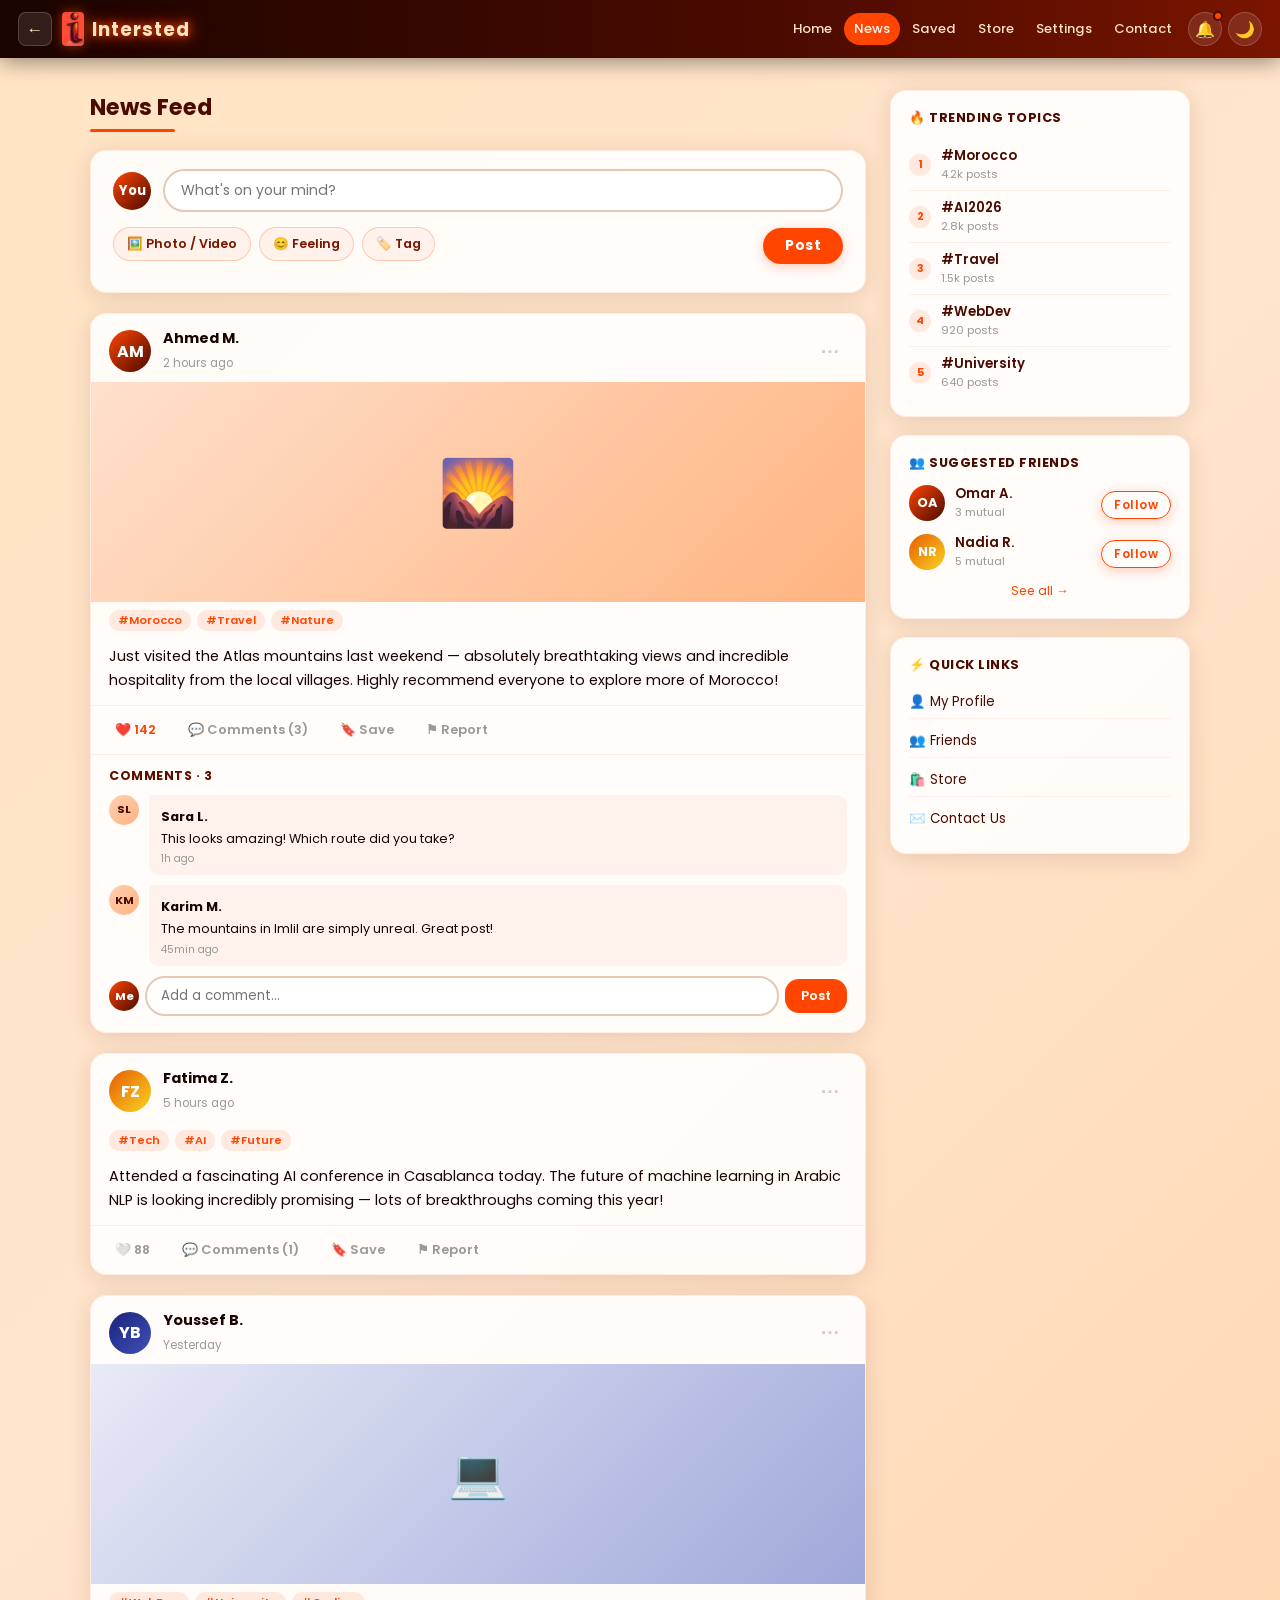
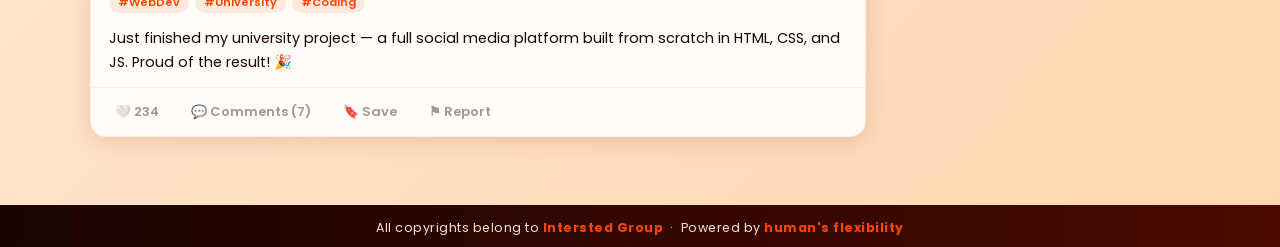
<file: Pages/News.html>
<!DOCTYPE html>
<html lang="en" data-theme="light">
<head>
    <meta charset="UTF-8">
    <meta name="viewport" content="width=device-width, initial-scale=1.0">
    <link rel="stylesheet" href="../Css/main.css">
    <title>Intersted — News Feed</title>
    <style>
        .feed-layout { display: grid; grid-template-columns: 1fr 300px; gap: 24px; max-width: 1100px; margin: 0 auto; }
        @media(max-width:900px) { .feed-layout { grid-template-columns: 1fr; } .news-sidebar { display: none; } }
        .cp-avatar { width: 38px; height: 38px; border-radius: 50%; background: linear-gradient(135deg,orangered,#4a0a00); display: flex; align-items: center; justify-content: center; color: #fff; font-weight: 700; font-size: 0.82rem; flex-shrink: 0; }
        .cp-btn { display: flex; align-items: center; gap: 6px; padding: 7px 13px; border-radius: 20px; border: 1.5px solid rgba(255,69,0,0.25); background: rgba(255,69,0,0.05); color: var(--mid-red); font-size: 0.79rem; font-weight: 600; cursor: pointer; position: relative; overflow: hidden; transition: all var(--transition); }
        .cp-btn:hover { background: var(--accent); color: #fff; border-color: var(--accent); }
        .cp-btn input[type="file"] { position: absolute; inset: 0; opacity: 0; cursor: pointer; }
        .cp-submit { margin-left: auto; background: var(--accent); color: #fff; border: none; padding: 8px 22px; border-radius: 20px; font-size: 0.85rem; font-weight: 700; transition: background var(--transition); }
        .cp-submit:hover { background: var(--dark-red); }
        .create-post-top { display: flex; align-items: center; gap: 12px; margin-bottom: 12px; }
        .create-post-top input { flex: 1; border: 2px solid var(--input-border); border-radius: 25px; padding: 9px 16px; font-size: 0.88rem; background: var(--input-bg); outline: none; color: var(--text-dark); margin: 0; transition: border-color var(--transition); }
        .create-post-top input:focus { border-color: var(--accent); }
        .create-post-actions { display: flex; align-items: center; gap: 8px; flex-wrap: wrap; }
        .news-sidebar { position: sticky; top: 76px; align-self: start; }
        .sidebar-card { background: var(--card-bg); border-radius: var(--radius); box-shadow: var(--shadow); padding: 18px; margin-bottom: 18px; border: 1px solid var(--card-border); }
        .sidebar-title { font-size: 0.8rem; font-weight: 700; color: var(--dark-red); text-transform: uppercase; letter-spacing: 0.5px; margin-bottom: 12px; }
        [data-theme="dark"] .sidebar-title { color: #ffb380; }
        .trend-item { display: flex; align-items: center; gap: 10px; padding: 7px 0; border-bottom: 1px solid var(--card-border); cursor: pointer; transition: opacity var(--transition); }
        .trend-item:last-child { border-bottom: none; }
        .trend-rank { width: 22px; height: 22px; background: rgba(255,69,0,0.1); border-radius: 50%; display: flex; align-items: center; justify-content: center; font-size: 0.68rem; font-weight: 700; color: var(--accent); }
        .trend-name { font-size: 0.83rem; font-weight: 600; color: var(--dark-red); }
        [data-theme="dark"] .trend-name { color: #ffb380; }
        .trend-count { font-size: 0.7rem; color: var(--text-muted); }
        .suggest-row { display: flex; align-items: center; gap: 10px; margin-bottom: 12px; }
        .sug-name { font-size: 0.83rem; font-weight: 600; color: var(--dark-red); }
        [data-theme="dark"] .sug-name { color: #ffb380; }
        .sug-mutual { font-size: 0.7rem; color: var(--text-muted); }
        .follow-btn { background: transparent; color: var(--accent); border: 1.5px solid var(--accent); padding: 4px 12px; border-radius: 20px; font-size: 0.75rem; font-weight: 600; margin-left: auto; transition: all var(--transition); }
        .follow-btn:hover { background: var(--accent); color: #fff; }
        .avatar { width: 42px; height: 42px; border-radius: 50%; background: linear-gradient(135deg,orangered,#4a0a00); display: flex; align-items: center; justify-content: center; color: #fff; font-weight: 700; font-size: 1rem; flex-shrink: 0; }
    </style>
</head>
<body>
<div id="toast"></div>

        <header>
        <nav class="navbar">
            <div class="nav-left">
                <button class="sidebar-toggle" onclick="history.back()" title="Back">←</button>
                <a href="../index.html" class="logo">
                    <img class="logo_img" src="../Images/logo3.0.png" alt="Intersted logo">
                    <span class="logo_text">Intersted</span>
                </a>
            </div>
            <div class="nav-spacer"></div>
        <div class="nav-right">
                <ul>
                    <li><a href="../index.html">Home</a></li>
                    <li><a href="News.html" class="active">News</a></li>
                    <li><a href="Saved.html">Saved</a></li>
                    <li><a href="Store.html">Store</a></li>
                    <li><a href="Settings.html">Settings</a></li>
                    <li><a href="ContactUs.html">Contact</a></li>
                </ul>
                <div class="notif-wrapper">
                    <button class="notif-btn" id="notifBtn" title="Notifications">🔔<span class="notif-dot" id="notifDot"></span></button>
                    <div class="notif-dropdown" id="notifDropdown">
                        <div class="notif-hdr">Notifications <span class="notif-clear" id="notifClear">Mark all read</span></div>
                        <div class="notif-item"><span class="notif-icon">❤️</span><div class="notif-body"><div class="notif-text">Sara liked your post</div><div class="notif-time">2 min ago</div></div></div>
                        <div class="notif-item"><span class="notif-icon">💬</span><div class="notif-body"><div class="notif-text">Karim commented on your post</div><div class="notif-time">15 min ago</div></div></div>
                        <div class="notif-item"><span class="notif-icon">👥</span><div class="notif-body"><div class="notif-text">Nadia sent you a friend request</div><div class="notif-time">1 hr ago</div></div></div>
                    </div>
                </div>
                <button class="theme-btn" id="themeBtn" title="Toggle dark mode">🌙</button>
            </div>
        </nav>
    </header>

    <main class="layout-full">
        <div class="feed-layout">

            <!-- FEED COLUMN -->
            <div class="feed">
                <h2 class="section-title" style="margin-bottom:18px">News Feed</h2>

                <!-- CREATE POST / UPLOAD BAR -->
                <div class="create-post">
                    <div class="create-post-top">
                        <div class="cp-avatar">You</div>
                        <input type="text" id="cpText" placeholder="What's on your mind?">
                    </div>
                    <div class="create-post-actions">
                        <label class="cp-btn">
                            🖼️ Photo / Video
                            <input type="file" id="cpMedia" accept="image/*,video/*" multiple>
                        </label>
                        <label class="cp-btn">
                            😊 Feeling
                            <input type="file" style="display:none">
                        </label>
                        <label class="cp-btn">
                            🏷️ Tag
                            <input type="file" style="display:none">
                        </label>
                        <button class="cp-submit" id="cpBtn">Post</button>
                    </div>
                    <div class="media-preview" id="cpPreview"></div>
                </div>

                <!-- POST 1 -->
                <article class="post">
                    <div class="post-header">
                        <div class="avatar">AM</div>
                        <div class="post-meta">
                            <strong>Ahmed M.</strong>
                            <span>2 hours ago</span>
                        </div>
                        <button class="post-options">⋯</button>
                    </div>
                    <div class="post-image">🌄</div>
                    <div class="post-tags">
                        <span class="tag">#Morocco</span>
                        <span class="tag">#Travel</span>
                        <span class="tag">#Nature</span>
                    </div>
                    <div class="post-body">
                        <p>Just visited the Atlas mountains last weekend — absolutely breathtaking views and incredible hospitality from the local villages. Highly recommend everyone to explore more of Morocco!</p>
                    </div>
                    <div class="post-actions">
                        <button class="action-btn liked" onclick="toggleLike(this)">❤️ 142</button>
                        <button class="action-btn" onclick="toggleComments(this)">💬 Comments (3)</button>
                        <button class="action-btn">🔖 Save</button>
                        <button class="action-btn" onclick="location.href='ReportContent.html'">⚑ Report</button>
                    </div>
                    <div class="comments-section open">
                        <div class="comments-title">Comments · 3</div>
                        <div class="comment">
                            <div class="comment-avatar">SL</div>
                            <div class="comment-bubble">
                                <strong>Sara L.</strong>
                                <p>This looks amazing! Which route did you take?</p>
                                <div class="comment-time">1h ago</div>
                            </div>
                        </div>
                        <div class="comment">
                            <div class="comment-avatar">KM</div>
                            <div class="comment-bubble">
                                <strong>Karim M.</strong>
                                <p>The mountains in Imlil are simply unreal. Great post!</p>
                                <div class="comment-time">45min ago</div>
                            </div>
                        </div>
                        <div class="add-comment">
                            <div class="comment-avatar" style="background:linear-gradient(135deg,var(--accent),var(--dark-red));color:#fff">Me</div>
                            <input type="text" placeholder="Add a comment...">
                            <button>Post</button>
                        </div>
                    </div>
                </article>

                <!-- POST 2 -->
                <article class="post">
                    <div class="post-header">
                        <div class="avatar" style="background:linear-gradient(135deg,#e65c00,#f9d423)">FZ</div>
                        <div class="post-meta">
                            <strong>Fatima Z.</strong>
                            <span>5 hours ago</span>
                        </div>
                        <button class="post-options">⋯</button>
                    </div>
                    <div class="post-tags">
                        <span class="tag">#Tech</span>
                        <span class="tag">#AI</span>
                        <span class="tag">#Future</span>
                    </div>
                    <div class="post-body">
                        <p>Attended a fascinating AI conference in Casablanca today. The future of machine learning in Arabic NLP is looking incredibly promising — lots of breakthroughs coming this year!</p>
                    </div>
                    <div class="post-actions">
                        <button class="action-btn" onclick="toggleLike(this)">🤍 88</button>
                        <button class="action-btn" onclick="toggleComments(this)">💬 Comments (1)</button>
                        <button class="action-btn">🔖 Save</button>
                        <button class="action-btn" onclick="location.href='ReportContent.html'">⚑ Report</button>
                    </div>
                    <div class="comments-section">
                        <div class="comments-title">Comments · 1</div>
                        <div class="comment">
                            <div class="comment-avatar">YB</div>
                            <div class="comment-bubble">
                                <strong>Youssef B.</strong>
                                <p>Very exciting times! Do you have links to the conference talks?</p>
                                <div class="comment-time">4h ago</div>
                            </div>
                        </div>
                        <div class="add-comment">
                            <div class="comment-avatar" style="background:linear-gradient(135deg,var(--accent),var(--dark-red));color:#fff">Me</div>
                            <input type="text" placeholder="Add a comment...">
                            <button>Post</button>
                        </div>
                    </div>
                </article>

                <!-- POST 3 -->
                <article class="post">
                    <div class="post-header">
                        <div class="avatar" style="background:linear-gradient(135deg,#1a237e,#3f51b5)">YB</div>
                        <div class="post-meta">
                            <strong>Youssef B.</strong>
                            <span>Yesterday</span>
                        </div>
                        <button class="post-options">⋯</button>
                    </div>
                    <div class="post-image" style="background:linear-gradient(135deg,#e8eaf6,#9fa8da);font-size:3rem">💻</div>
                    <div class="post-tags">
                        <span class="tag">#WebDev</span>
                        <span class="tag">#University</span>
                        <span class="tag">#Coding</span>
                    </div>
                    <div class="post-body">
                        <p>Just finished my university project — a full social media platform built from scratch in HTML, CSS, and JS. Proud of the result! 🎉</p>
                    </div>
                    <div class="post-actions">
                        <button class="action-btn" onclick="toggleLike(this)">🤍 234</button>
                        <button class="action-btn" onclick="toggleComments(this)">💬 Comments (7)</button>
                        <button class="action-btn">🔖 Save</button>
                        <button class="action-btn" onclick="location.href='ReportContent.html'">⚑ Report</button>
                    </div>
                    <div class="comments-section">
                        <div class="comments-title">Comments · 7</div>
                        <div class="comment">
                            <div class="comment-avatar">AM</div>
                            <div class="comment-bubble">
                                <strong>Ahmed M.</strong>
                                <p>Congrats! That looks really professional 🔥</p>
                                <div class="comment-time">22h ago</div>
                            </div>
                        </div>
                        <div class="add-comment">
                            <div class="comment-avatar" style="background:linear-gradient(135deg,var(--accent),var(--dark-red));color:#fff">Me</div>
                            <input type="text" placeholder="Add a comment...">
                            <button>Post</button>
                        </div>
                    </div>
                </article>
            </div>

            <!-- RIGHT SIDEBAR -->
            <aside class="news-sidebar">
                <div class="sidebar-card">
                    <div class="sidebar-title">🔥 Trending Topics</div>
                    <div class="trend-item"><div class="trend-rank">1</div><div><div class="trend-name">#Morocco</div><div class="trend-count">4.2k posts</div></div></div>
                    <div class="trend-item"><div class="trend-rank">2</div><div><div class="trend-name">#AI2026</div><div class="trend-count">2.8k posts</div></div></div>
                    <div class="trend-item"><div class="trend-rank">3</div><div><div class="trend-name">#Travel</div><div class="trend-count">1.5k posts</div></div></div>
                    <div class="trend-item"><div class="trend-rank">4</div><div><div class="trend-name">#WebDev</div><div class="trend-count">920 posts</div></div></div>
                    <div class="trend-item"><div class="trend-rank">5</div><div><div class="trend-name">#University</div><div class="trend-count">640 posts</div></div></div>
                </div>

                <div class="sidebar-card">
                    <div class="sidebar-title">👥 Suggested Friends</div>
                    <div class="suggest-row">
                        <div class="avatar" style="width:36px;height:36px;font-size:0.8rem">OA</div>
                        <div><div class="sug-name">Omar A.</div><div class="sug-mutual">3 mutual</div></div>
                        <button class="follow-btn" onclick="this.textContent='✓';this.style.background='var(--accent)';this.style.color='#fff'">Follow</button>
                    </div>
                    <div class="suggest-row">
                        <div class="avatar" style="width:36px;height:36px;font-size:0.8rem;background:linear-gradient(135deg,#e65c00,#f9d423)">NR</div>
                        <div><div class="sug-name">Nadia R.</div><div class="sug-mutual">5 mutual</div></div>
                        <button class="follow-btn" onclick="this.textContent='✓';this.style.background='var(--accent)';this.style.color='#fff'">Follow</button>
                    </div>
                    <a href="Friends.html" style="display:block;text-align:center;font-size:0.78rem;margin-top:12px;color:var(--accent)">See all →</a>
                </div>

                <div class="sidebar-card">
                    <div class="sidebar-title">⚡ Quick Links</div>
                    <div style="display:flex;flex-direction:column;gap:6px">
                        <a href="Profile.html" style="font-size:0.83rem;color:var(--dark-red);padding:6px 0;border-bottom:1px solid rgba(255,80,20,0.07)">👤 My Profile</a>
                        <a href="Friends.html" style="font-size:0.83rem;color:var(--dark-red);padding:6px 0;border-bottom:1px solid rgba(255,80,20,0.07)">👥 Friends</a>
                        <a href="Store.html" style="font-size:0.83rem;color:var(--dark-red);padding:6px 0;border-bottom:1px solid rgba(255,80,20,0.07)">🛍️ Store</a>
                        <a href="ContactUs.html" style="font-size:0.83rem;color:var(--dark-red);padding:6px 0">✉️ Contact Us</a>
                    </div>
                </div>
            </aside>
        </div>
    </main>

    <footer>
        <p>All copyrights belong to <strong>Intersted Group</strong> &nbsp;·&nbsp; Powered by <strong>human's flexibility</strong></p>
    </footer>

    


<script src="../Scripts/main.js"></script>
</body>
</html>
</file>
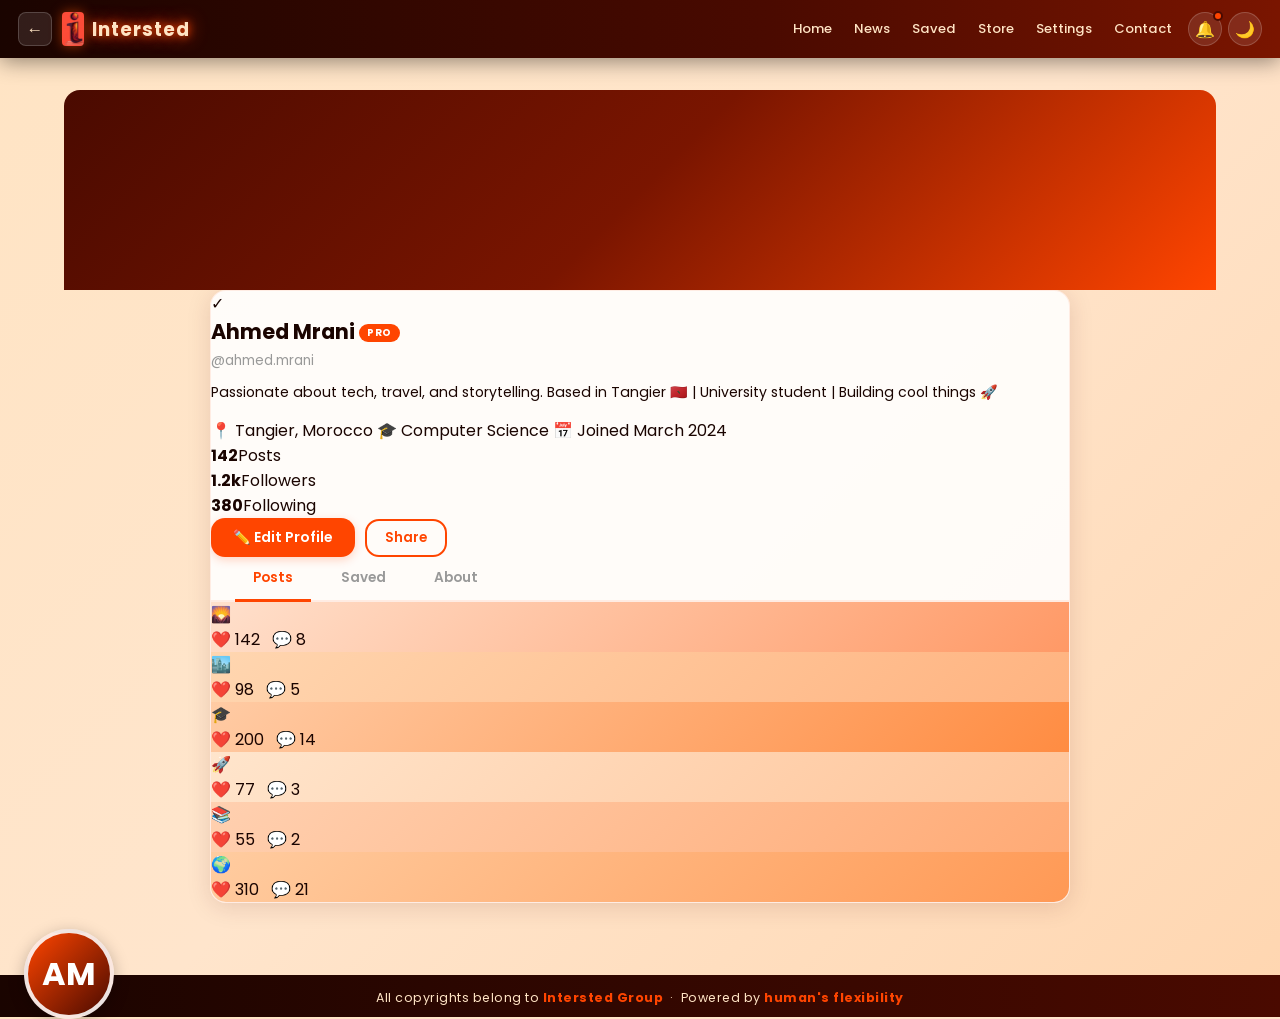
<file: Pages/Profile.html>
<!DOCTYPE html>
<html lang="en" data-theme="light">
<head>
    <meta charset="UTF-8">
    <meta name="viewport" content="width=device-width, initial-scale=1.0">
    <link rel="stylesheet" href="../Css/main.css">
    <title>Intersted — Profile</title>
    
</head>
<body>
<div id="toast"></div>
        <header>
        <nav class="navbar">
            <div class="nav-left">
                <button class="sidebar-toggle" onclick="history.back()" title="Back">←</button>
                <a href="../index.html" class="logo">
                    <img class="logo_img" src="../Images/logo3.0.png" alt="Intersted logo">
                    <span class="logo_text">Intersted</span>
                </a>
            </div>
            <div class="nav-spacer"></div>
        <div class="nav-right">
                <ul>
                    <li><a href="../index.html">Home</a></li>
                    <li><a href="News.html">News</a></li>
                    <li><a href="Saved.html">Saved</a></li>
                    <li><a href="Store.html">Store</a></li>
                    <li><a href="Settings.html">Settings</a></li>
                    <li><a href="ContactUs.html">Contact</a></li>
                </ul>
                <div class="notif-wrapper">
                    <button class="notif-btn" id="notifBtn" title="Notifications">🔔<span class="notif-dot" id="notifDot"></span></button>
                    <div class="notif-dropdown" id="notifDropdown">
                        <div class="notif-hdr">Notifications <span class="notif-clear" id="notifClear">Mark all read</span></div>
                        <div class="notif-item"><span class="notif-icon">❤️</span><div class="notif-body"><div class="notif-text">Sara liked your post</div><div class="notif-time">2 min ago</div></div></div>
                        <div class="notif-item"><span class="notif-icon">💬</span><div class="notif-body"><div class="notif-text">Karim commented on your post</div><div class="notif-time">15 min ago</div></div></div>
                        <div class="notif-item"><span class="notif-icon">👥</span><div class="notif-body"><div class="notif-text">Nadia sent you a friend request</div><div class="notif-time">1 hr ago</div></div></div>
                    </div>
                </div>
                <button class="theme-btn" id="themeBtn" title="Toggle dark mode">🌙</button>
            </div>
        </nav>
    </header>

    <main class="layout-full">
        <div class="profile-layout">

            <div class="profile-cover"><div class="cover-pattern"></div></div>

            <div class="profile-card">
                <div class="profile-top">
                    <div>
                        <div class="profile-avatar-wrap">
                            <div class="profile-avatar">AM</div>
                            <div class="verified-icon">✓</div>
                        </div>
                        <div class="profile-name">Ahmed Mrani <span class="badge" style="font-size:0.62rem;vertical-align:middle">PRO</span></div>
                        <div class="profile-handle">@ahmed.mrani</div>
                        <p class="profile-bio">Passionate about tech, travel, and storytelling. Based in Tangier 🇲🇦 | University student | Building cool things 🚀</p>
                        <div class="profile-meta">
                            <span class="meta-item">📍 Tangier, Morocco</span>
                            <span class="meta-item">🎓 Computer Science</span>
                            <span class="meta-item">📅 Joined March 2024</span>
                        </div>
                        <div class="stats-row">
                            <div class="stat"><strong>142</strong><span>Posts</span></div>
                            <div class="stat" onclick="location.href='Friends.html'"><strong>1.2k</strong><span>Followers</span></div>
                            <div class="stat" onclick="location.href='Friends.html'"><strong>380</strong><span>Following</span></div>
                        </div>
                    </div>
                    <div class="profile-actions">
                        <button class="btn-primary" id="editBtn">✏️ Edit Profile</button>
                        <button class="btn-outline">Share</button>
                    </div>
                </div>

                <!-- TABS -->
                <div class="profile-tabs">
                    <button class="tab-btn active" onclick="showTab('posts', this)">Posts</button>
                    <button class="tab-btn" onclick="showTab('saved', this)">Saved</button>
                    <button class="tab-btn" onclick="showTab('about', this)">About</button>
                </div>

                <!-- POSTS TAB -->
                <div id="tab-posts" class="posts-grid">
                    <div class="grid-post" style="background:linear-gradient(135deg,#ffe0cc,#ff9966)">🌄<div class="grid-post-overlay">❤️ 142 &nbsp; 💬 8</div></div>
                    <div class="grid-post" style="background:linear-gradient(135deg,#ffd6b0,#ffb380)">🏙️<div class="grid-post-overlay">❤️ 98 &nbsp; 💬 5</div></div>
                    <div class="grid-post" style="background:linear-gradient(135deg,#ffcba4,#ff8c42)">🎓<div class="grid-post-overlay">❤️ 200 &nbsp; 💬 14</div></div>
                    <div class="grid-post" style="background:linear-gradient(135deg,#ffe5cc,#ffc499)">🚀<div class="grid-post-overlay">❤️ 77 &nbsp; 💬 3</div></div>
                    <div class="grid-post" style="background:linear-gradient(135deg,#ffd0b0,#ffaa75)">📚<div class="grid-post-overlay">❤️ 55 &nbsp; 💬 2</div></div>
                    <div class="grid-post" style="background:linear-gradient(135deg,#ffcca0,#ff9955)">🌍<div class="grid-post-overlay">❤️ 310 &nbsp; 💬 21</div></div>
                </div>

                <!-- SAVED TAB -->
                <div id="tab-saved" style="display:none;margin-top:20px">
                    <div class="posts-grid">
                        <div class="grid-post" style="background:linear-gradient(135deg,#c8e6c9,#81c784)">🌿<div class="grid-post-overlay">❤️ 44 &nbsp; 💬 1</div></div>
                        <div class="grid-post" style="background:linear-gradient(135deg,#bbdefb,#64b5f6)">💧<div class="grid-post-overlay">❤️ 190 &nbsp; 💬 9</div></div>
                        <div class="grid-post" style="background:linear-gradient(135deg,#f8bbd0,#f06292)">🎨<div class="grid-post-overlay">❤️ 231 &nbsp; 💬 17</div></div>
                    </div>
                </div>

                <!-- ABOUT TAB -->
                <div id="tab-about" style="display:none">
                    <div class="about-grid">
                        <div class="about-item"><div class="about-label">Full Name</div><div class="about-value">Ahmed Mrani</div></div>
                        <div class="about-item"><div class="about-label">Username</div><div class="about-value">@ahmed.mrani</div></div>
                        <div class="about-item"><div class="about-label">Location</div><div class="about-value">Tangier, Morocco</div></div>
                        <div class="about-item"><div class="about-label">Field</div><div class="about-value">Computer Science</div></div>
                        <div class="about-item"><div class="about-label">Interests</div><div class="about-value">Tech, Travel, AI</div></div>
                        <div class="about-item"><div class="about-label">Member Since</div><div class="about-value">March 2024</div></div>
                    </div>
                </div>
            </div>
        </div>
    </main>

    <footer>
        <p>All copyrights belong to <strong>Intersted Group</strong> &nbsp;·&nbsp; Powered by <strong>human's flexibility</strong></p>
    </footer>

    


<script src="../Scripts/main.js"></script>
</body>
</html>
</file>
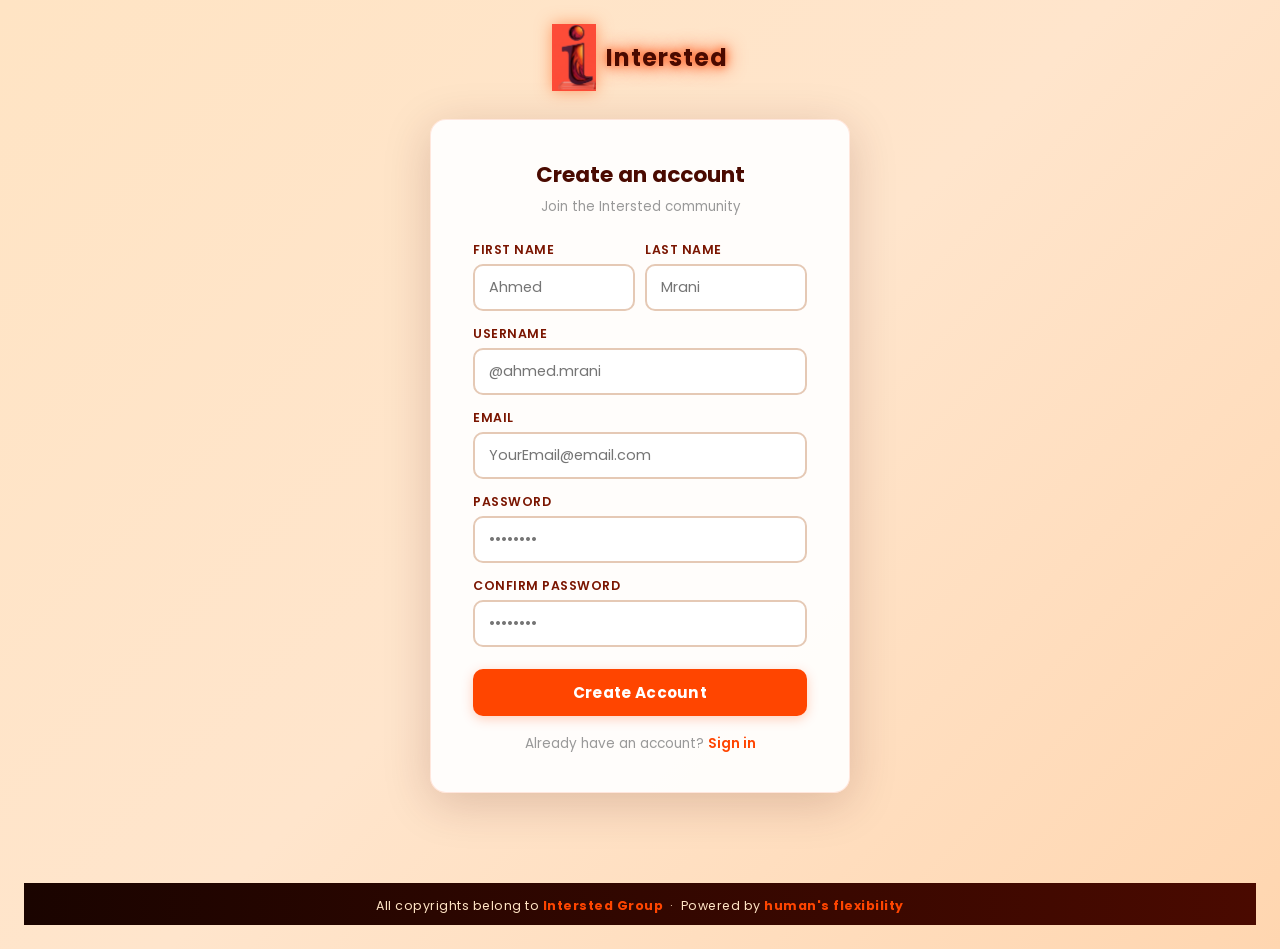
<file: Pages/register.html>
<!DOCTYPE html>
<html lang="en" data-theme="light">
<head>
    <meta charset="UTF-8">
    <meta name="viewport" content="width=device-width, initial-scale=1.0">
    <title>Intersted — Register</title>
    <link rel="stylesheet" href="../Css/main.css">
</head>
<body class="auth-page">
<div id="toast"></div>

<a href="../index.html" class="auth-logo">
    <img src="../Images/logo3.0.png" alt="Intersted logo">
    <span>Intersted</span>
</a>

<div class="container">
    <h2>Create an account</h2>
    <p class="subtitle">Join the Intersted community</p>

    <form action="../index.html">
        <div class="name-row">
            <div class="field-group">
                <label>First Name</label>
                <input type="text" placeholder="Ahmed" required>
            </div>
            <div class="field-group">
                <label>Last Name</label>
                <input type="text" placeholder="Mrani" required>
            </div>
        </div>
        <div class="field-group">
            <label>Username</label>
            <input type="text" placeholder="@ahmed.mrani" required>
        </div>
        <div class="field-group">
            <label>Email</label>
            <input type="email" placeholder="YourEmail@email.com" required>
        </div>
        <div class="field-group">
            <label>Password</label>
            <input type="password" placeholder="••••••••" required>
        </div>
        <div class="field-group">
            <label>Confirm Password</label>
            <input type="password" placeholder="••••••••" required>
        </div>
        <button type="submit" class="auth-btn">Create Account</button>
    </form>

    <div class="switch-link">
        Already have an account? <a href="log.html">Sign in</a>
    </div>
</div>

<footer>
    All copyrights belong to <strong>Intersted Group</strong> &nbsp;·&nbsp; Powered by <strong>human's flexibility</strong>
</footer>

<script src="../Scripts/main.js"></script>
</body>
</html>
</file>
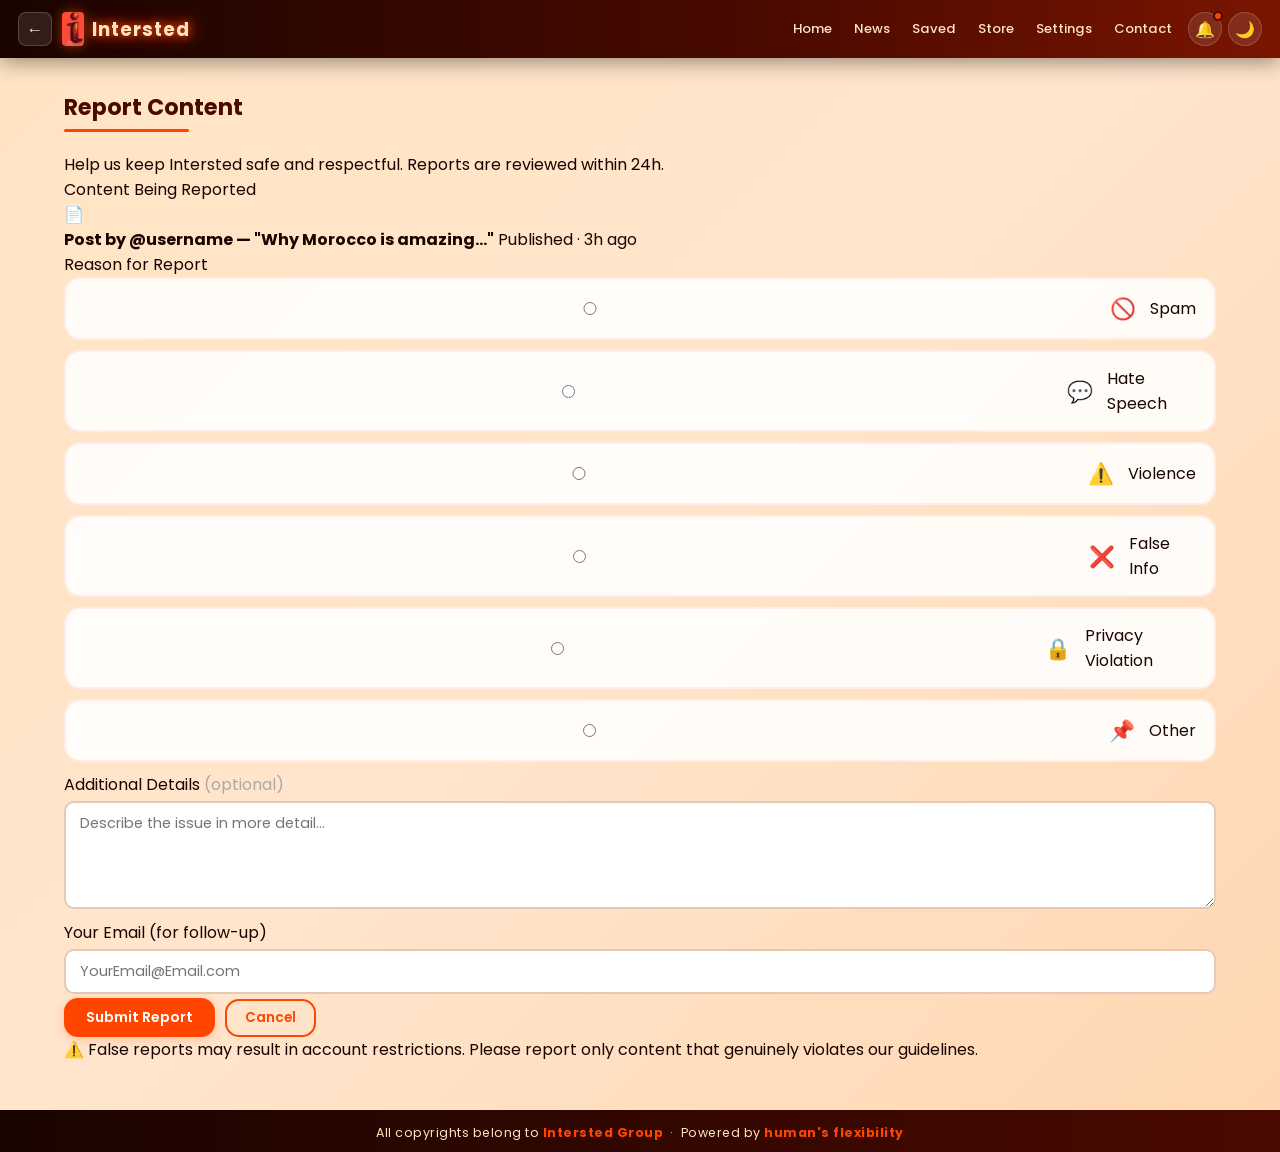
<file: Pages/ReportContent.html>
<!DOCTYPE html>
<html lang="en" data-theme="light">
<head>
    <meta charset="UTF-8">
    <meta name="viewport" content="width=device-width, initial-scale=1.0">
    <link rel="stylesheet" href="../Css/main.css">
    <title>Intersted — Report Content</title>
    
</head>
<body>
<div id="toast"></div>
        <header>
        <nav class="navbar">
            <div class="nav-left">
                <button class="sidebar-toggle" onclick="history.back()" title="Back">←</button>
                <a href="../index.html" class="logo">
                    <img class="logo_img" src="../Images/logo3.0.png" alt="Intersted logo">
                    <span class="logo_text">Intersted</span>
                </a>
            </div>
            <div class="nav-spacer"></div>
        <div class="nav-right">
                <ul>
                    <li><a href="../index.html">Home</a></li>
                    <li><a href="News.html">News</a></li>
                    <li><a href="Saved.html">Saved</a></li>
                    <li><a href="Store.html">Store</a></li>
                    <li><a href="Settings.html">Settings</a></li>
                    <li><a href="ContactUs.html">Contact</a></li>
                </ul>
                <div class="notif-wrapper">
                    <button class="notif-btn" id="notifBtn" title="Notifications">🔔<span class="notif-dot" id="notifDot"></span></button>
                    <div class="notif-dropdown" id="notifDropdown">
                        <div class="notif-hdr">Notifications <span class="notif-clear" id="notifClear">Mark all read</span></div>
                        <div class="notif-item"><span class="notif-icon">❤️</span><div class="notif-body"><div class="notif-text">Sara liked your post</div><div class="notif-time">2 min ago</div></div></div>
                        <div class="notif-item"><span class="notif-icon">💬</span><div class="notif-body"><div class="notif-text">Karim commented on your post</div><div class="notif-time">15 min ago</div></div></div>
                        <div class="notif-item"><span class="notif-icon">👥</span><div class="notif-body"><div class="notif-text">Nadia sent you a friend request</div><div class="notif-time">1 hr ago</div></div></div>
                    </div>
                </div>
                <button class="theme-btn" id="themeBtn" title="Toggle dark mode">🌙</button>
            </div>
        </nav>
    </header>

    <main class="layout-full">
        <div class="report-wrapper">
            <h2 class="section-title">Report Content</h2>
            <p class="report-sub">Help us keep Intersted safe and respectful. Reports are reviewed within 24h.</p>

            <div class="report-card">

                <div class="form-group">
                    <label>Content Being Reported</label>
                    <div class="content-preview">
                        <div class="content-preview-icon">📄</div>
                        <div class="content-preview-text">
                            <strong>Post by @username — "Why Morocco is amazing..."</strong>
                            Published · 3h ago
                        </div>
                    </div>
                </div>

                <div class="form-group">
                    <label>Reason for Report</label>
                    <div class="reason-grid">
                        <label class="reason-option">
                            <input type="radio" name="reason" value="spam">
                            <span class="reason-icon">🚫</span>
                            <span class="reason-label">Spam</span>
                        </label>
                        <label class="reason-option">
                            <input type="radio" name="reason" value="hate">
                            <span class="reason-icon">💬</span>
                            <span class="reason-label">Hate Speech</span>
                        </label>
                        <label class="reason-option">
                            <input type="radio" name="reason" value="violence">
                            <span class="reason-icon">⚠️</span>
                            <span class="reason-label">Violence</span>
                        </label>
                        <label class="reason-option">
                            <input type="radio" name="reason" value="false">
                            <span class="reason-icon">❌</span>
                            <span class="reason-label">False Info</span>
                        </label>
                        <label class="reason-option">
                            <input type="radio" name="reason" value="privacy">
                            <span class="reason-icon">🔒</span>
                            <span class="reason-label">Privacy Violation</span>
                        </label>
                        <label class="reason-option">
                            <input type="radio" name="reason" value="other">
                            <span class="reason-icon">📌</span>
                            <span class="reason-label">Other</span>
                        </label>
                    </div>
                </div>

                <div class="form-group">
                    <label>Additional Details <span style="color:#aaa;font-weight:400;text-transform:none">(optional)</span></label>
                    <textarea rows="4" placeholder="Describe the issue in more detail..."></textarea>
                </div>

                <div class="form-group">
                    <label>Your Email (for follow-up)</label>
                    <input type="email" placeholder="YourEmail@Email.com">
                </div>

                <div class="submit-row">
                    <button class="btn-primary" id="submitBtn">Submit Report</button>
                    <button class="btn-outline" onclick="history.back()">Cancel</button>
                </div>

                <div class="warning-note">
                    ⚠️ False reports may result in account restrictions. Please report only content that genuinely violates our guidelines.
                </div>
            </div>
        </div>
    </main>

    <footer>
        <p>All copyrights belong to <strong>Intersted Group</strong> &nbsp;·&nbsp; Powered by <strong>human's flexibility</strong></p>
    </footer>

    


<script src="../Scripts/main.js"></script>
</body>
</html>
</file>
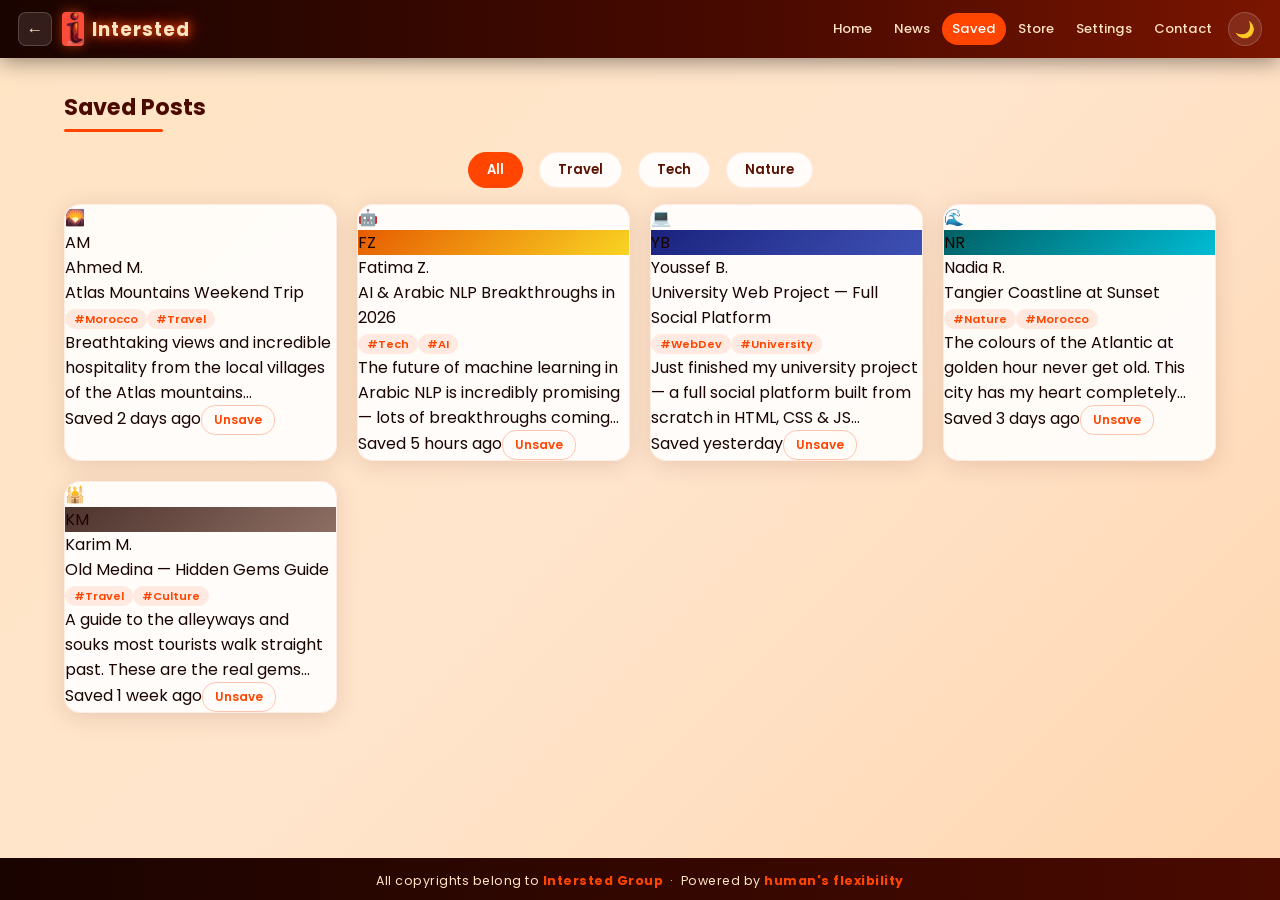
<file: Pages/Saved.html>
<!DOCTYPE html>
<html lang="en" data-theme="light">
<head>
    <meta charset="UTF-8">
    <meta name="viewport" content="width=device-width, initial-scale=1.0">
    <link rel="stylesheet" href="../Css/main.css">
    <title>Intersted — Saved</title>
    
</head>
<body>
<div id="toast"></div>
<header>
    <nav class="navbar">
        <div class="nav-left">
            <button class="sidebar-toggle" onclick="history.back()">←</button>
            <a href="../index.html" class="logo">
                <img class="logo_img" src="../Images/logo3.0.png" alt="logo">
                <span class="logo_text">Intersted</span>
            </a>
        </div>
        <div class="nav-spacer"></div>
        <div class="nav-right">
            <ul>
                <li><a href="../index.html">Home</a></li>
                <li><a href="News.html">News</a></li>
                <li><a href="Saved.html" class="active">Saved</a></li>
                <li><a href="Store.html">Store</a></li>
                <li><a href="Settings.html">Settings</a></li>
                <li><a href="ContactUs.html">Contact</a></li>
            </ul>
            <button class="theme-btn" id="themeBtn">🌙</button>
        </div>
    </nav>
</header>
<main class="layout-full">
    <div class="saved-header">
        <h2 class="section-title">Saved Posts</h2>
        <div class="filter-bar">
            <button class="filter-btn active" onclick="filterSaved('all',this)">All</button>
            <button class="filter-btn" onclick="filterSaved('Travel',this)">Travel</button>
            <button class="filter-btn" onclick="filterSaved('Tech',this)">Tech</button>
            <button class="filter-btn" onclick="filterSaved('Nature',this)">Nature</button>
        </div>
    </div>

    <div class="saved-grid" id="savedGrid">

        <div class="saved-card" data-cat="Travel">
            <div class="saved-thumb">🌄</div>
            <div class="saved-body">
                <div class="saved-author"><div class="s-avatar">AM</div><span class="s-author-name">Ahmed M.</span></div>
                <div class="saved-title">Atlas Mountains Weekend Trip</div>
                <div class="saved-tags"><span class="tag">#Morocco</span><span class="tag">#Travel</span></div>
                <div class="saved-snippet">Breathtaking views and incredible hospitality from the local villages of the Atlas mountains…</div>
                <div class="saved-footer"><span class="saved-time">Saved 2 days ago</span><button class="unsave-btn" onclick="unsave(this)">Unsave</button></div>
            </div>
        </div>

        <div class="saved-card" data-cat="Tech">
            <div class="saved-thumb">🤖</div>
            <div class="saved-body">
                <div class="saved-author"><div class="s-avatar" style="background:linear-gradient(135deg,#e65c00,#f9d423)">FZ</div><span class="s-author-name">Fatima Z.</span></div>
                <div class="saved-title">AI & Arabic NLP Breakthroughs in 2026</div>
                <div class="saved-tags"><span class="tag">#Tech</span><span class="tag">#AI</span></div>
                <div class="saved-snippet">The future of machine learning in Arabic NLP is incredibly promising — lots of breakthroughs coming…</div>
                <div class="saved-footer"><span class="saved-time">Saved 5 hours ago</span><button class="unsave-btn" onclick="unsave(this)">Unsave</button></div>
            </div>
        </div>

        <div class="saved-card" data-cat="Tech">
            <div class="saved-thumb">💻</div>
            <div class="saved-body">
                <div class="saved-author"><div class="s-avatar" style="background:linear-gradient(135deg,#1a237e,#3f51b5)">YB</div><span class="s-author-name">Youssef B.</span></div>
                <div class="saved-title">University Web Project — Full Social Platform</div>
                <div class="saved-tags"><span class="tag">#WebDev</span><span class="tag">#University</span></div>
                <div class="saved-snippet">Just finished my university project — a full social platform built from scratch in HTML, CSS & JS…</div>
                <div class="saved-footer"><span class="saved-time">Saved yesterday</span><button class="unsave-btn" onclick="unsave(this)">Unsave</button></div>
            </div>
        </div>

        <div class="saved-card" data-cat="Nature">
            <div class="saved-thumb">🌊</div>
            <div class="saved-body">
                <div class="saved-author"><div class="s-avatar" style="background:linear-gradient(135deg,#006064,#00bcd4)">NR</div><span class="s-author-name">Nadia R.</span></div>
                <div class="saved-title">Tangier Coastline at Sunset</div>
                <div class="saved-tags"><span class="tag">#Nature</span><span class="tag">#Morocco</span></div>
                <div class="saved-snippet">The colours of the Atlantic at golden hour never get old. This city has my heart completely…</div>
                <div class="saved-footer"><span class="saved-time">Saved 3 days ago</span><button class="unsave-btn" onclick="unsave(this)">Unsave</button></div>
            </div>
        </div>

        <div class="saved-card" data-cat="Travel">
            <div class="saved-thumb">🕌</div>
            <div class="saved-body">
                <div class="saved-author"><div class="s-avatar" style="background:linear-gradient(135deg,#4e342e,#8d6e63)">KM</div><span class="s-author-name">Karim M.</span></div>
                <div class="saved-title">Old Medina — Hidden Gems Guide</div>
                <div class="saved-tags"><span class="tag">#Travel</span><span class="tag">#Culture</span></div>
                <div class="saved-snippet">A guide to the alleyways and souks most tourists walk straight past. These are the real gems…</div>
                <div class="saved-footer"><span class="saved-time">Saved 1 week ago</span><button class="unsave-btn" onclick="unsave(this)">Unsave</button></div>
            </div>
        </div>

    </div>

    <div id="emptyState" style="display:none" class="empty-state">
        <span class="empty-icon">🔖</span>
        <p>No saved posts here yet.<br>Hit the Save button on any post to keep it.</p>
    </div>
</main>
<footer><p>All copyrights belong to <strong>Intersted Group</strong> &nbsp;·&nbsp; Powered by <strong>human's flexibility</strong></p></footer>

<script src="../Scripts/main.js"></script>
</body>
</html>
</file>
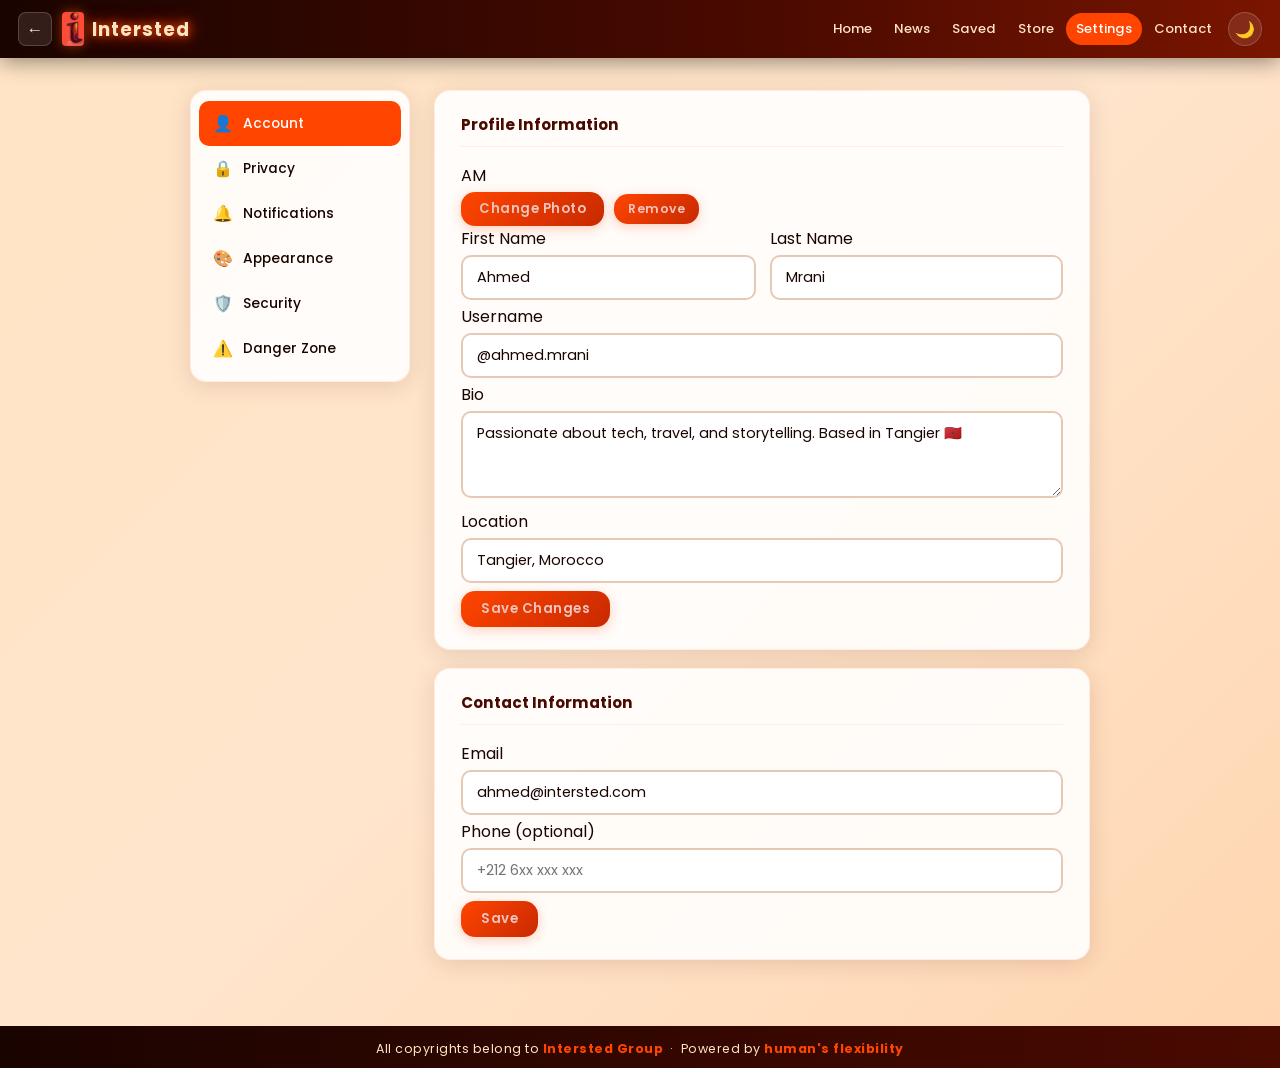
<file: Pages/Settings.html>
<!DOCTYPE html>
<html lang="en" data-theme="light">
<head>
    <meta charset="UTF-8">
    <meta name="viewport" content="width=device-width, initial-scale=1.0">
    <link rel="stylesheet" href="../Css/main.css">
    <title>Intersted — Settings</title>
    
</head>
<body>
<div id="toast"></div>
<header>
    <nav class="navbar">
        <div class="nav-left">
            <button class="sidebar-toggle" onclick="history.back()" title="Back">←</button>
            <a href="../index.html" class="logo">
                <img class="logo_img" src="../Images/logo3.0.png" alt="logo">
                <span class="logo_text">Intersted</span>
            </a>
        </div>
        <div class="nav-spacer"></div>
        <div class="nav-right">
            <ul>
                <li><a href="../index.html">Home</a></li>
                <li><a href="News.html">News</a></li>
                <li><a href="Saved.html">Saved</a></li>
                <li><a href="Store.html">Store</a></li>
                <li><a href="Settings.html" class="active">Settings</a></li>
                <li><a href="ContactUs.html">Contact</a></li>
            </ul>
            <button class="theme-btn" id="themeBtn" title="Toggle dark mode">🌙</button>
        </div>
    </nav>
</header>
<main class="layout-full">
<div class="settings-layout">
    <!-- Sidebar nav -->
    <div class="settings-nav">
        <div class="s-nav-item active" onclick="showPanel('account',this)"><span class="s-icon">👤</span>Account</div>
        <div class="s-nav-item" onclick="showPanel('privacy',this)"><span class="s-icon">🔒</span>Privacy</div>
        <div class="s-nav-item" onclick="showPanel('notifications',this)"><span class="s-icon">🔔</span>Notifications</div>
        <div class="s-nav-item" onclick="showPanel('appearance',this)"><span class="s-icon">🎨</span>Appearance</div>
        <div class="s-nav-item" onclick="showPanel('security',this)"><span class="s-icon">🛡️</span>Security</div>
        <div class="s-nav-item" onclick="showPanel('danger',this)"><span class="s-icon">⚠️</span>Danger Zone</div>
    </div>

    <!-- Panels -->
    <div>
        <!-- ACCOUNT -->
        <div class="settings-panel active" id="panel-account">
            <div class="settings-card">
                <h3>Profile Information</h3>
                <div class="avatar-edit">
                    <div class="big-avatar">AM</div>
                    <div class="avatar-btns">
                        <button class="save-btn" style="padding:7px 18px;font-size:0.82rem">Change Photo</button>
                        <button class="danger-btn" style="padding:6px 14px;font-size:0.78rem">Remove</button>
                    </div>
                </div>
                <div class="form-row">
                    <div class="form-group"><label>First Name</label><input type="text" value="Ahmed"></div>
                    <div class="form-group"><label>Last Name</label><input type="text" value="Mrani"></div>
                </div>
                <div class="form-group"><label>Username</label><input type="text" value="@ahmed.mrani"></div>
                <div class="form-group"><label>Bio</label><textarea rows="3" style="resize:vertical">Passionate about tech, travel, and storytelling. Based in Tangier 🇲🇦</textarea></div>
                <div class="form-group"><label>Location</label><input type="text" value="Tangier, Morocco"></div>
                <button class="save-btn" onclick="saveSettings('Profile updated!')">Save Changes</button>
            </div>
            <div class="settings-card">
                <h3>Contact Information</h3>
                <div class="form-group"><label>Email</label><input type="email" value="ahmed@intersted.com"></div>
                <div class="form-group"><label>Phone (optional)</label><input type="tel" placeholder="+212 6xx xxx xxx"></div>
                <button class="save-btn" onclick="saveSettings('Contact info saved!')">Save</button>
            </div>
        </div>

        <!-- PRIVACY -->
        <div class="settings-panel" id="panel-privacy">
            <div class="settings-card">
                <h3>Privacy Settings</h3>
                <div class="setting-row"><div class="setting-info"><div class="setting-label">Private Account</div><div class="setting-desc">Only approved followers see your posts</div></div><label class="toggle"><input type="checkbox"><span class="toggle-slider"></span></label></div>
                <div class="setting-row"><div class="setting-info"><div class="setting-label">Show Online Status</div><div class="setting-desc">Let others see when you're active</div></div><label class="toggle"><input type="checkbox" checked><span class="toggle-slider"></span></label></div>
                <div class="setting-row"><div class="setting-info"><div class="setting-label">Allow Friend Requests</div><div class="setting-desc">Anyone can send you a friend request</div></div><label class="toggle"><input type="checkbox" checked><span class="toggle-slider"></span></label></div>
                <div class="setting-row"><div class="setting-info"><div class="setting-label">Show Profile in Search</div><div class="setting-desc">Others can find you by name or username</div></div><label class="toggle"><input type="checkbox" checked><span class="toggle-slider"></span></label></div>
                <div class="setting-row"><div class="setting-info"><div class="setting-label">Allow Tagging</div><div class="setting-desc">Friends can tag you in their posts</div></div><label class="toggle"><input type="checkbox" checked><span class="toggle-slider"></span></label></div>
            </div>
        </div>

        <!-- NOTIFICATIONS -->
        <div class="settings-panel" id="panel-notifications">
            <div class="settings-card">
                <h3>Notification Preferences</h3>
                <div class="setting-row"><div class="setting-info"><div class="setting-label">Likes on my posts</div><div class="setting-desc">Get notified when someone likes your post</div></div><label class="toggle"><input type="checkbox" checked><span class="toggle-slider"></span></label></div>
                <div class="setting-row"><div class="setting-info"><div class="setting-label">Comments</div><div class="setting-desc">Get notified when someone comments</div></div><label class="toggle"><input type="checkbox" checked><span class="toggle-slider"></span></label></div>
                <div class="setting-row"><div class="setting-info"><div class="setting-label">Friend Requests</div><div class="setting-desc">Notify me of new friend requests</div></div><label class="toggle"><input type="checkbox" checked><span class="toggle-slider"></span></label></div>
                <div class="setting-row"><div class="setting-info"><div class="setting-label">Messages</div><div class="setting-desc">Notify me of new messages</div></div><label class="toggle"><input type="checkbox" checked><span class="toggle-slider"></span></label></div>
                <div class="setting-row"><div class="setting-info"><div class="setting-label">Store Updates</div><div class="setting-desc">Notify me of store activity</div></div><label class="toggle"><input type="checkbox"><span class="toggle-slider"></span></label></div>
                <div class="setting-row"><div class="setting-info"><div class="setting-label">Email Notifications</div><div class="setting-desc">Receive email summaries</div></div><label class="toggle"><input type="checkbox"><span class="toggle-slider"></span></label></div>
            </div>
        </div>

        <!-- APPEARANCE -->
        <div class="settings-panel" id="panel-appearance">
            <div class="settings-card">
                <h3>Theme</h3>
                <div class="setting-label" style="margin-bottom:6px">Color Mode</div>
                <div class="theme-select">
                    <div class="theme-option active" id="opt-light" onclick="setTheme('light',this)">☀️ Light</div>
                    <div class="theme-option" id="opt-dark" onclick="setTheme('dark',this)">🌙 Dark</div>
                </div>
            </div>
            <div class="settings-card">
                <h3>Language &amp; Region</h3>
                <div class="form-group"><label>Language</label>
                    <select><option>English</option><option>Français</option><option>العربية</option><option>Español</option></select>
                </div>
                <div class="form-group"><label>Timezone</label>
                    <select><option>UTC+1 — Casablanca</option><option>UTC+0 — London</option><option>UTC+2 — Cairo</option></select>
                </div>
                <button class="save-btn" onclick="saveSettings('Preferences saved!')">Save</button>
            </div>
        </div>

        <!-- SECURITY -->
        <div class="settings-panel" id="panel-security">
            <div class="settings-card">
                <h3>Change Password</h3>
                <div class="form-group"><label>Current Password</label><input type="password" placeholder="••••••••"></div>
                <div class="form-group"><label>New Password</label><input type="password" placeholder="••••••••"></div>
                <div class="form-group"><label>Confirm New Password</label><input type="password" placeholder="••••••••"></div>
                <button class="save-btn" onclick="saveSettings('Password changed!')">Update Password</button>
            </div>
            <div class="settings-card">
                <h3>Two-Factor Authentication</h3>
                <div class="setting-row"><div class="setting-info"><div class="setting-label">Enable 2FA</div><div class="setting-desc">Add an extra layer of security</div></div><label class="toggle"><input type="checkbox"><span class="toggle-slider"></span></label></div>
            </div>
        </div>

        <!-- DANGER ZONE -->
        <div class="settings-panel" id="panel-danger">
            <div class="settings-card" style="border-color:rgba(229,57,53,0.3)">
                <h3 style="color:#e53935">Danger Zone</h3>
                <div class="setting-row"><div class="setting-info"><div class="setting-label">Deactivate Account</div><div class="setting-desc">Temporarily disable your account</div></div><button class="danger-btn">Deactivate</button></div>
                <div class="setting-row"><div class="setting-info"><div class="setting-label">Delete Account</div><div class="setting-desc">Permanently delete all your data — this cannot be undone</div></div><button class="danger-btn">Delete Account</button></div>
            </div>
        </div>

    </div>
</div>
</main>
<footer><p>All copyrights belong to <strong>Intersted Group</strong> &nbsp;·&nbsp; Powered by <strong>human's flexibility</strong></p></footer>

<script src="../Scripts/main.js"></script>
</body>
</html>
</file>
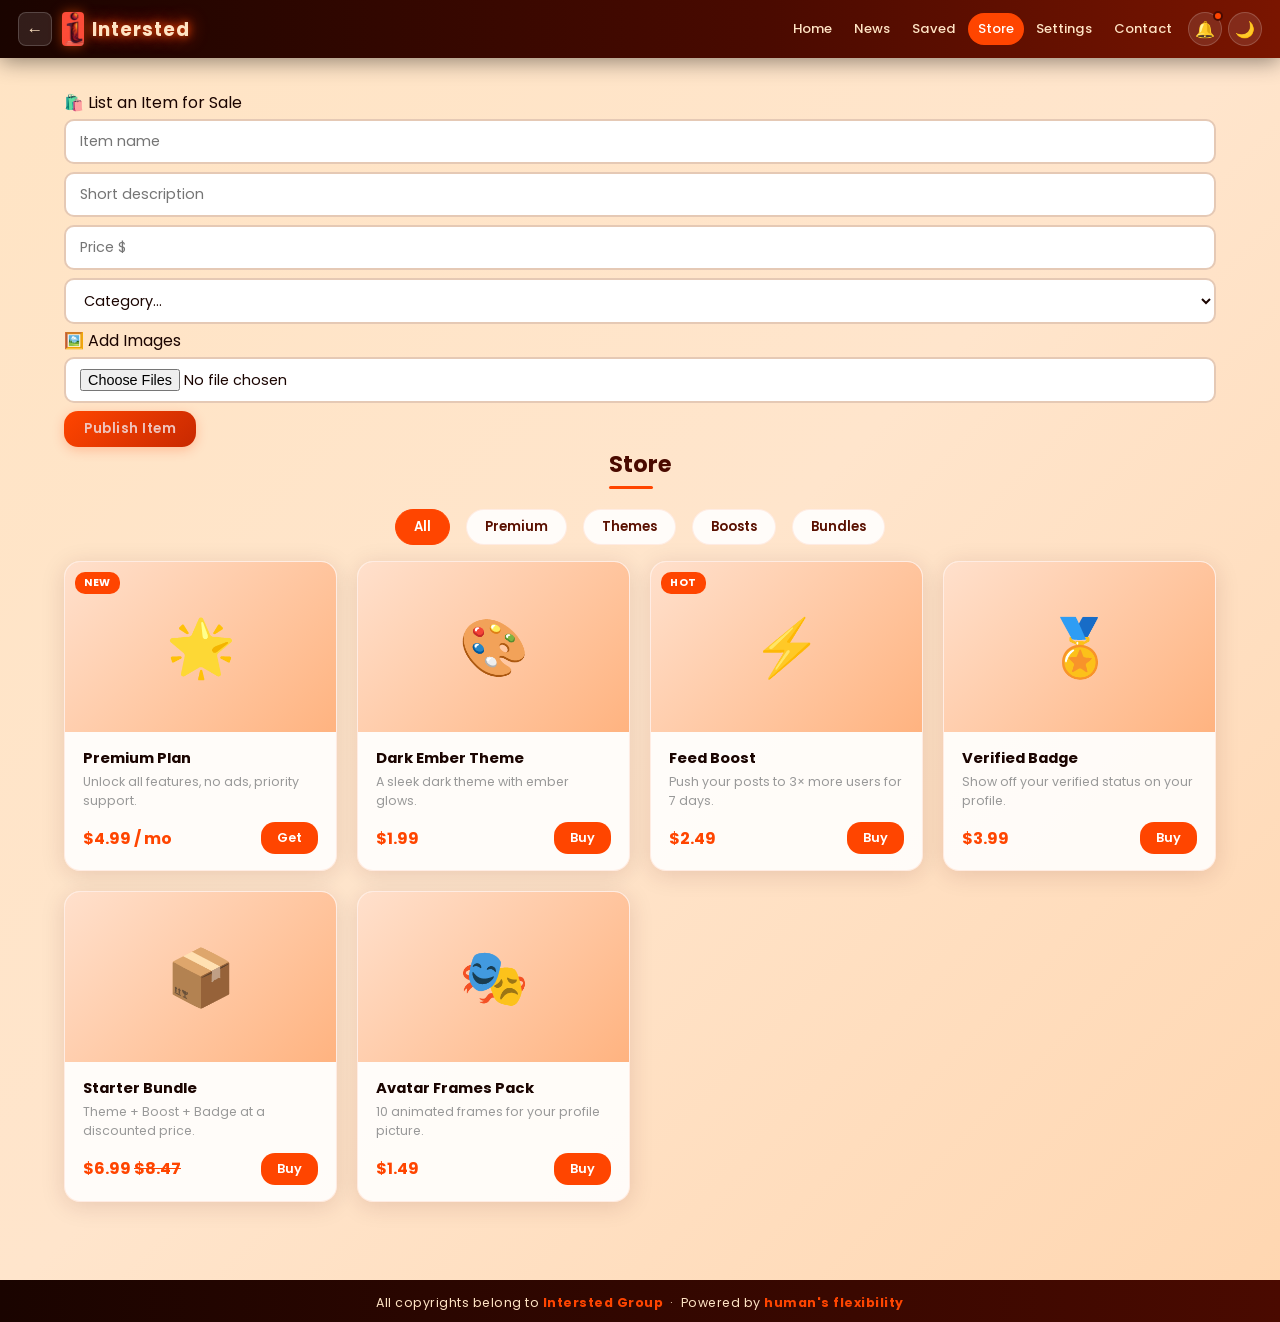
<file: Pages/Store.html>
<!DOCTYPE html>
<html lang="en" data-theme="light">
<head>
    <meta charset="UTF-8">
    <meta name="viewport" content="width=device-width, initial-scale=1.0">
    <link rel="stylesheet" href="../Css/main.css">
    <title>Intersted — Store</title>
    
</head>
<body>
<div id="toast"></div>

        <header>
        <nav class="navbar">
            <div class="nav-left">
                <button class="sidebar-toggle" onclick="history.back()" title="Back">←</button>
                <a href="../index.html" class="logo">
                    <img class="logo_img" src="../Images/logo3.0.png" alt="Intersted logo">
                    <span class="logo_text">Intersted</span>
                </a>
            </div>
            <div class="nav-spacer"></div>
        <div class="nav-right">
                <ul>
                    <li><a href="../index.html">Home</a></li>
                    <li><a href="News.html">News</a></li>
                    <li><a href="Saved.html">Saved</a></li>
                    <li><a href="Store.html" class="active">Store</a></li>
                    <li><a href="Settings.html">Settings</a></li>
                    <li><a href="ContactUs.html">Contact</a></li>
                </ul>
                <div class="notif-wrapper">
                    <button class="notif-btn" id="notifBtn" title="Notifications">🔔<span class="notif-dot" id="notifDot"></span></button>
                    <div class="notif-dropdown" id="notifDropdown">
                        <div class="notif-hdr">Notifications <span class="notif-clear" id="notifClear">Mark all read</span></div>
                        <div class="notif-item"><span class="notif-icon">❤️</span><div class="notif-body"><div class="notif-text">Sara liked your post</div><div class="notif-time">2 min ago</div></div></div>
                        <div class="notif-item"><span class="notif-icon">💬</span><div class="notif-body"><div class="notif-text">Karim commented on your post</div><div class="notif-time">15 min ago</div></div></div>
                        <div class="notif-item"><span class="notif-icon">👥</span><div class="notif-body"><div class="notif-text">Nadia sent you a friend request</div><div class="notif-time">1 hr ago</div></div></div>
                    </div>
                </div>
                <button class="theme-btn" id="themeBtn" title="Toggle dark mode">🌙</button>
            </div>
        </nav>
    </header>

    <main class="layout-full">

        <!-- ===== LIST AN ITEM BAR ===== -->
        <div class="list-item-bar">
            <div class="list-item-bar-title">🛍️ List an Item for Sale</div>
            <div class="list-item-row">
                <input type="text" id="itemName" placeholder="Item name">
                <input type="text" id="itemDesc" placeholder="Short description">
                <input class="price-input" type="number" id="itemPrice" placeholder="Price $" min="0" step="0.01">
                <select id="itemCategory">
                    <option value="">Category…</option>
                    <option>Premium</option>
                    <option>Themes</option>
                    <option>Boosts</option>
                    <option>Bundles</option>
                </select>
            </div>
            <div class="list-item-actions">
                <label class="upload-bar-btn">
                    🖼️ Add Images
                    <input type="file" id="itemImages" accept="image/*" multiple>
                </label>
                <div class="img-preview-row" id="itemImgPreview"></div>
                <button class="list-submit-btn" id="listItemBtn">Publish Item</button>
            </div>
        </div>

        <!-- ===== STORE HEADER + FILTERS ===== -->
        <div class="store-header">
            <h2 class="section-title">Store</h2>
            <div class="filter-bar">
                <button class="filter-btn active">All</button>
                <button class="filter-btn">Premium</button>
                <button class="filter-btn">Themes</button>
                <button class="filter-btn">Boosts</button>
                <button class="filter-btn">Bundles</button>
            </div>
        </div>

        <!-- ===== PRODUCTS GRID ===== -->
        <div class="products-grid" id="productsGrid">

            <div class="product-card">
                <div class="product-img-wrap">
                    <div class="product-img">🌟</div>
                    <span class="new-badge">NEW</span>
                </div>
                <div class="product-body">
                    <div class="product-name">Premium Plan</div>
                    <div class="product-desc">Unlock all features, no ads, priority support.</div>
                    <div class="product-footer">
                        <div class="product-price">$4.99 <span>/ mo</span></div>
                        <button class="add-btn">Get</button>
                    </div>
                </div>
            </div>

            <div class="product-card">
                <div class="product-img-wrap">
                    <div class="product-img">🎨</div>
                </div>
                <div class="product-body">
                    <div class="product-name">Dark Ember Theme</div>
                    <div class="product-desc">A sleek dark theme with ember glows.</div>
                    <div class="product-footer">
                        <div class="product-price">$1.99</div>
                        <button class="add-btn">Buy</button>
                    </div>
                </div>
            </div>

            <div class="product-card">
                <div class="product-img-wrap">
                    <div class="product-img">⚡</div>
                    <span class="new-badge">HOT</span>
                </div>
                <div class="product-body">
                    <div class="product-name">Feed Boost</div>
                    <div class="product-desc">Push your posts to 3× more users for 7 days.</div>
                    <div class="product-footer">
                        <div class="product-price">$2.49</div>
                        <button class="add-btn">Buy</button>
                    </div>
                </div>
            </div>

            <div class="product-card">
                <div class="product-img-wrap">
                    <div class="product-img">🏅</div>
                </div>
                <div class="product-body">
                    <div class="product-name">Verified Badge</div>
                    <div class="product-desc">Show off your verified status on your profile.</div>
                    <div class="product-footer">
                        <div class="product-price">$3.99</div>
                        <button class="add-btn">Buy</button>
                    </div>
                </div>
            </div>

            <div class="product-card">
                <div class="product-img-wrap">
                    <div class="product-img">📦</div>
                </div>
                <div class="product-body">
                    <div class="product-name">Starter Bundle</div>
                    <div class="product-desc">Theme + Boost + Badge at a discounted price.</div>
                    <div class="product-footer">
                        <div class="product-price">$6.99 <span style="text-decoration:line-through">$8.47</span></div>
                        <button class="add-btn">Buy</button>
                    </div>
                </div>
            </div>

            <div class="product-card">
                <div class="product-img-wrap">
                    <div class="product-img">🎭</div>
                </div>
                <div class="product-body">
                    <div class="product-name">Avatar Frames Pack</div>
                    <div class="product-desc">10 animated frames for your profile picture.</div>
                    <div class="product-footer">
                        <div class="product-price">$1.49</div>
                        <button class="add-btn">Buy</button>
                    </div>
                </div>
            </div>

        </div>
    </main>

    <footer>
        <p>All copyrights belong to <strong>Intersted Group</strong> &nbsp;·&nbsp; Powered by <strong>human's flexibility</strong></p>
    </footer>

    



<script src="../Scripts/main.js"></script>
</body>
</html>
</file>
<file: Css/main.css>
/* ============================================================
   INTERSTED — UNIFIED STYLESHEET  (main.css)  v5
   ============================================================
   Changes vs v4
   ─────────────
   • Navbar: removed margin-right hack on .search-box; navbar
     items no longer shift between pages (stable flexbox layout)
   • Search box: moved OUT of navbar; now lives at the top of
     the sidebar (hidden by default, toggle via JS .sb-search-open)
   • Home feed / content-area: replaced vw/vh-based widths with
     proper flex + max-width so posts aren't oversized on desktop
     and look clean on mobile
   • Buttons: added 4px gap between adjacent buttons (gap token),
     border-radius reduced from pill to a softer 14px on most
     action / utility buttons (not nav pills which keep 20px)
   • Cards (generic .card + page cards): increased border-radius
     to 16px and added 2px extra padding for breathing room
   • Footer: guaranteed sticky-bottom on every page via
     body flex-column + flex-shrink:0 (was already there but
     some pages had non-flex bodies — fixed)
   • Mobile: post feed constrained properly; search bar in
     sidebar stays usable
   ============================================================

   TABLE OF CONTENTS
   -----------------
   1.  Google Fonts Import
   2.  CSS Custom Properties (Design Tokens)
       2a. Light Theme Variables
       2b. Dark Theme Variables
   3.  CSS Reset & Base Styles
   4.  Keyframe Animations
   5.  Body & Page Layout
   6.  Header & Navbar  (search box removed from here)
       6a. Hamburger / Sidebar Toggle
       6b. Logo
       6c. Nav Right
   7.  Notification Dropdown
   8.  Main Layout
   9.  Sidebar  (search box now lives here)
   10. Content Area  (feed width fix)
   11. Home Feed — Create Post
   12. Home Feed — Post Cards
   13. Home Feed — Post Actions & Comments
   14. Footer
   15. Toast Notification
   16. Utility Classes
   17. Cards
   18. Empty State
   19. Auth Pages
   20. Page-specific Styles
   21. Responsive / Mobile Breakpoints
   ============================================================ */


/* ============================================================
   1. GOOGLE FONTS
   ============================================================ */
@import url('https://fonts.googleapis.com/css2?family=Poppins:wght@300;400;500;600;700&display=swap');


/* ============================================================
   2a. DESIGN TOKENS — LIGHT THEME
   ============================================================ */
:root {
    --dark-red:    #4a0a00;
    --mid-red:     #7a1500;
    --accent:      orangered;
    --bisque:      bisque;

    --nav-bg:      linear-gradient(90deg, #1a0400 0%, #4a0a00 60%, #7a1500 100%);
    --body-bg:     linear-gradient(135deg, bisque 0%, #ffe5cc 50%, #ffd6b0 100%);
    --card-bg:     rgba(255, 255, 255, 0.88);
    --card-border: rgba(255, 80, 20, 0.09);
    --sidebar-bg:  rgba(255, 255, 255, 0.82);

    --shadow:      0 4px 24px rgba(74, 10, 0, 0.13);
    --shadow-lg:   0 10px 40px rgba(74, 10, 0, 0.2);

    --input-bg:     #fff;
    --input-border: #e5c9b5;

    --text-dark:  #1a0400;
    --text-mid:   #5a1000;
    --text-muted: #999;

    --footer-bg:  linear-gradient(90deg, #1a0400, #4a0a00);
    --footer-col: bisque;

    --sidebar-link:   #4a0a00;
    --sidebar-border: rgba(255, 69, 0, 0.22);

    --hr-color: rgba(255, 69, 0, 0.2);

    /* ── Shape tokens ──────────────────────────────────────────
       --radius      : default card / panel radius  (bumped to 16px)
       --radius-sm   : small elements (inputs, badges)
       --radius-btn  : action buttons (softer than full pill)
       --radius-pill : navbar / tag pills keep full roundness
    ────────────────────────────────────────────────────────── */
    --radius:      16px;
    --radius-sm:   10px;
    --radius-btn:  14px;
    --radius-pill: 20px;

    /* ── Button gap — used anywhere buttons sit side-by-side ── */
    --btn-gap: 6px;

    --transition: 0.22s ease;
}


/* ============================================================
   2b. DESIGN TOKENS — DARK THEME
   ============================================================ */
[data-theme="dark"] {
    --body-bg:      linear-gradient(135deg, #1a0400 0%, #2d0800 50%, #3d0f00 100%);
    --card-bg:      rgba(40, 10, 2, 0.93);
    --card-border:  rgba(255, 80, 20, 0.2);
    --shadow:       0 4px 28px rgba(0, 0, 0, 0.45);
    --shadow-lg:    0 12px 40px rgba(0, 0, 0, 0.6);
    --input-bg:     #2a0800;
    --input-border: #7a2500;
    --text-dark:    #ffe5cc;
    --text-mid:     #ffb380;
    --text-muted:   #aa7060;
    --footer-bg:    linear-gradient(90deg, #0d0200, #1a0400);
    --footer-col:   #ffb380;
    --sidebar-bg:   rgba(26, 4, 0, 0.97);
    --sidebar-link: #ffb380;
    --hr-color:     rgba(255, 69, 0, 0.15);
}


/* ============================================================
   3. CSS RESET & BASE
   ============================================================ */
*, *::before, *::after {
    margin: 0;
    padding: 0;
    box-sizing: border-box;
    font-family: 'Poppins', sans-serif;
}

a {
    text-decoration: none;
    color: var(--accent);
    transition: color var(--transition);
}
a:hover { color: var(--dark-red); }
[data-theme="dark"] a:hover { color: #ff7a56; }

img { cursor: pointer; max-width: 100%; display: block; }

/* ── Global button baseline ────────────────────────────────
   Buttons get the brand gradient, softer radius (--radius-btn),
   and a small top-margin so stacked buttons breathe.
   Specific button classes below override where needed.
────────────────────────────────────────────────────────── */
button {
    background: linear-gradient(135deg, var(--accent) 0%, #c82901 100%);
    color: rgb(239, 196, 189);
    padding: 8px 20px;
    border: none;
    margin-top: 4px;           /* was 7px — tightened slightly */
    border-radius: var(--radius-btn);
    font-weight: 600;
    letter-spacing: 0.5px;
    box-shadow: 0 3px 12px rgba(255, 69, 0, 0.25);
    cursor: pointer;
    transition: var(--transition);
}
button:hover {
    box-shadow: 0 5px 18px rgba(255, 69, 0, 0.38);
    filter: brightness(1.08);
    transform: translateY(-1px);
}

/* Buttons that sit next to each other: enforce gap via flex wrapper
   or use the sibling selector as a fallback */
button + button { margin-left: var(--btn-gap); }

hr {
    border: none;
    border-top: 1px dashed var(--hr-color);
    margin: 10px 0;
}
ul, ol { list-style: none; }


/* ============================================================
   4. KEYFRAME ANIMATIONS
   ============================================================ */
@keyframes fadeIn {
    from { opacity: 0; transform: translateY(10px); }
    to   { opacity: 1; transform: translateY(0); }
}
@keyframes slideInRight {
    from { transform: translateX(-20px); opacity: 0; }
    to   { transform: translateX(0);     opacity: 1; }
}
@keyframes pulse {
    0%, 100% { transform: scale(1);    opacity: 1; }
    50%       { transform: scale(1.35); opacity: 0.7; }
}
@keyframes spin {
    from { transform: rotate(0deg); }
    to   { transform: rotate(360deg); }
}
@keyframes shimmer {
    0%   { background-position: -400px 0; }
    100% { background-position:  400px 0; }
}


/* ============================================================
   5. BODY & PAGE LAYOUT
   ─────────────────────
   flex-column body = header → main(flex:1) → footer(shrink:0)
   This guarantees the footer is always pushed to the bottom
   even on short-content pages.
   ============================================================ */
body {
    background: var(--body-bg);
    min-height: 100vh;
    display: flex;
    flex-direction: column;
    margin: 0;
    color: var(--text-dark);
    transition: background 0.4s ease, color 0.3s ease;
}

main { animation: fadeIn 0.35s ease both; }


/* ============================================================
   6. HEADER & NAVBAR
   ─────────────────────────────────────────────────────────────
   FIX: The old layout used a .nav-middle flex:1 container with
   a hard margin-right on .search-box to push it left. That
   margin was pixel-counted for one viewport and broke on other
   pages where .nav-right had fewer items.

   New layout:
     [nav-left  flex-shrink:0]  [spacer flex:1]  [nav-right flex-shrink:0]

   The .nav-middle / .search-box are REMOVED from the navbar.
   Search now lives in the sidebar (see Section 9).
   ============================================================ */
header {
    position: sticky;
    top: 0;
    width: 100%;
    z-index: 100;
    flex-shrink: 0;
}

.navbar {
    height: 58px;
    width: 100%;
    background: var(--nav-bg);
    display: flex;
    align-items: center;
    padding: 0 18px;
    gap: 0;                  /* no gap — spacing controlled by children */
    box-shadow: 0 3px 22px rgba(0, 0, 0, 0.45);
}

/* Left block: hamburger + logo — never shrinks */
.nav-left {
    display: flex;
    align-items: center;
    gap: 10px;
    flex-shrink: 0;
}

/* Spacer between left and right — pushes nav-right to the far right
   This replaces the old .nav-middle trick and is stable on all pages */
.nav-spacer {
    flex: 1;
}

/* ── 6a. SIDEBAR TOGGLE ──────────────────────────────────── */
.sidebar-toggle {
    background: rgba(255, 255, 255, 0.1);
    border: 1px solid rgba(255, 255, 255, 0.18);
    color: bisque;
    border-radius: 8px;
    width: 34px;
    height: 34px;
    min-width: 34px;     /* prevent shrink */
    display: flex;
    align-items: center;
    justify-content: center;
    font-size: 1.05rem;
    flex-shrink: 0;
    margin-top: 0;       /* override global button margin-top */
    padding: 0;
    box-shadow: none;
    letter-spacing: 0;
    transition: background var(--transition), transform 0.35s ease;
}
.sidebar-toggle:hover  { background: var(--accent); filter: none; transform: none; }
.sidebar-toggle.open   { transform: rotate(90deg); }

/* ── 6b. LOGO ────────────────────────────────────────────── */
.logo {
    display: flex;
    align-items: center;
    gap: 8px;
    text-decoration: none;
}
.logo_img {
    border-radius: 4px;
    height: 34px;
    width: auto;
    object-fit: contain;
    filter: drop-shadow(0 0 6px rgba(255, 80, 0, 0.55));
}
.logo_text {
    font-size: 1.15rem;
    font-weight: 700;
    color: bisque;
    text-shadow: 0 0 8px orangered, 0 0 18px orangered;
    letter-spacing: 1px;
}

/* ── 6c. NAV RIGHT ───────────────────────────────────────── */
.nav-right {
    display: flex;
    align-items: center;
    height: 100%;
    gap: var(--btn-gap);
    flex-shrink: 0;
}
.nav-right ul {
    display: flex;
    align-items: center;
    gap: 2px;
    margin: 0;
    padding: 0;
    height: 100%;
}
.nav-right ul li {
    display: flex;
    align-items: center;
    height: 100%;
}
.nav-right ul li a {
    color: bisque;
    font-size: 0.82rem;
    font-weight: 500;
    padding: 6px 10px;
    border-radius: var(--radius-pill);
    white-space: nowrap;
    transition: background var(--transition), color var(--transition);
}
.nav-right ul li a:hover,
.nav-right ul li a.active {
    background: var(--accent);
    color: #fff;
}

/* Notification bell & theme toggle — circle icon buttons */
.notif-btn,
.theme-btn {
    background: rgba(255, 255, 255, 0.1);
    border: 1px solid rgba(255, 255, 255, 0.18);
    color: bisque;
    border-radius: 50%;
    width: 34px;
    height: 34px;
    min-width: 34px;
    padding: 0;
    margin-top: 0;
    box-shadow: none;
    letter-spacing: 0;
    display: flex;
    align-items: center;
    justify-content: center;
    font-size: 1rem;
    flex-shrink: 0;
    transition: background var(--transition), transform var(--transition);
}
.notif-btn:hover,
.theme-btn:hover { background: var(--accent); filter: none; transform: none; }
.theme-btn.spinning { animation: spin 0.4s ease; }

/* Notification dot on the bell */
.notif-dot {
    position: absolute;
    top: -2px; right: -2px;
    width: 10px; height: 10px;
    background: var(--accent);
    border-radius: 50%;
    border: 2px solid #4a0a00;
    animation: pulse 2s ease infinite;
}
.notif-count {
    position: absolute;
    top: -4px; right: -4px;
    background: var(--accent);
    color: #fff;
    font-size: 0.6rem;
    font-weight: 700;
    width: 16px; height: 16px;
    border-radius: 50%;
    display: flex;
    align-items: center;
    justify-content: center;
    border: 2px solid #4a0a00;
}
.notif-wrapper { position: relative; }
.notif-btn     { position: relative; }

/* Legacy .nav-middle: hide it if still present in any page HTML */
.nav-middle { display: none !important; }


/* ============================================================
   7. NOTIFICATION DROPDOWN
   ============================================================ */
.notif-dropdown {
    position: absolute;
    top: calc(100% + 10px);
    right: 0;
    width: 300px;
    background: var(--card-bg);
    border-radius: var(--radius);
    box-shadow: 0 8px 32px rgba(0, 0, 0, 0.22);
    border: 1px solid var(--card-border);
    display: none;
    z-index: 300;
    overflow: hidden;
    backdrop-filter: blur(8px);
}
.notif-dropdown.open {
    display: block;
    animation: fadeIn 0.2s ease both;
}

.notif-hdr,
.notif-header {
    padding: 12px 16px;
    font-size: 0.82rem;
    font-weight: 700;
    color: var(--dark-red);
    border-bottom: 1px solid var(--card-border);
    display: flex;
    justify-content: space-between;
    align-items: center;
}
[data-theme="dark"] .notif-hdr,
[data-theme="dark"] .notif-header { color: #ffb380; }

.notif-clear {
    font-size: 0.72rem;
    color: var(--accent);
    cursor: pointer;
    font-weight: 400;
    transition: opacity var(--transition);
}
.notif-clear:hover { opacity: 0.7; }

.notif-item {
    display: flex;
    gap: 10px;
    padding: 10px 16px;
    align-items: flex-start;
    border-bottom: 1px solid var(--card-border);
    cursor: pointer;
    transition: background var(--transition);
}
.notif-item:last-child { border-bottom: none; }
.notif-item:hover      { background: rgba(255, 69, 0, 0.07); }
.notif-item.unread     { background: rgba(255, 69, 0, 0.04); }

.notif-icon { font-size: 1.15rem; flex-shrink: 0; margin-top: 2px; }
.notif-body { flex: 1; }
.notif-text { font-size: 0.8rem; color: var(--text-dark); line-height: 1.5; }
.notif-time { font-size: 0.68rem; color: var(--text-muted); margin-top: 3px; }


/* ============================================================
   8. MAIN LAYOUT
   ============================================================ */
main.layout-flex {
    flex: 1;           /* fill remaining height so footer is pushed down */
    display: flex;
    position: relative;
    min-height: 0;     /* allow flex children to scroll */
}

main.layout-full {
    flex: 1;
    padding: 32px 5% 48px;
}


/* ============================================================
   9. SIDEBAR
   ─────────────────────────────────────────────────────────────
   The search box that was in the navbar now sits at the TOP of
   the sidebar. It is shown/hidden by the .sb-search-open class
   toggled by JS (see main.js initSidebar).

   By default the sidebar starts CLOSED (collapsed) so the
   search input is hidden too — user explicitly opens it.
   ============================================================ */
.sidebar {
    width: 240px;
    min-width: 240px;
    background: var(--sidebar-bg);
    backdrop-filter: blur(10px);
    border-right: 1px solid rgba(255, 69, 0, 0.18);
    display: flex;
    flex-direction: column;
    padding: 16px 0;
    transition:
        width 0.3s ease,
        min-width 0.3s ease,
        padding 0.3s ease,
        opacity 0.3s ease,
        background 0.4s;
    overflow: hidden;
}

.sidebar.collapsed {
    width: 0;
    min-width: 0;
    padding: 0;
    opacity: 0;
}

/* ── Sidebar search box ──────────────────────────────────────
   Lives at the top of the sidebar. Hidden by default via
   max-height:0 / overflow:hidden, revealed with .sb-search-open.
────────────────────────────────────────────────────────────── */
.sidebar-search-wrap {
    padding: 0 12px;
    max-height: 0;
    overflow: hidden;
    transition: max-height 0.3s ease, padding 0.3s ease, margin 0.3s ease;
    margin-bottom: 0;
}
.sidebar.sb-search-open .sidebar-search-wrap {
    max-height: 60px;
    margin-bottom: 8px;
    padding: 8px 12px 4px;
}

.sidebar-search {
    display: flex;
    align-items: center;
    gap: 8px;
    background: var(--input-bg);
    border: 1.5px solid var(--input-border);
    border-radius: var(--radius-pill);
    padding: 6px 12px;
    transition: border-color var(--transition);
}
.sidebar-search:focus-within {
    border-color: var(--accent);
    box-shadow: 0 0 0 3px rgba(255, 69, 0, 0.1);
}
.sidebar-search input {
    flex: 1;
    border: none;
    background: transparent;
    outline: none;
    color: var(--text-dark);
    font-size: 0.82rem;
    padding: 0;
    margin: 0;
    width: 100%;
}
.sidebar-search img {
    width: 13px;
    opacity: 0.45;
    flex-shrink: 0;
}
[data-theme="dark"] .sidebar-search img { filter: invert(1); opacity: 0.55; }

/* Section labels */
.sidebar-section-label {
    font-size: 0.63rem;
    font-weight: 700;
    color: var(--text-muted);
    text-transform: uppercase;
    letter-spacing: 1.2px;
    padding: 0 16px;
    margin: 14px 0 5px;
    white-space: nowrap;
}

.sidebar-top { flex: 1; padding: 0 10px; overflow-y: auto; }

.sidebar ul {
    display: flex;
    flex-direction: column;
    gap: 2px;
    padding: 0;
    margin: 0;
}
.sidebar ul li { display: block; }

.sidebar ul li a {
    display: flex;
    align-items: center;
    gap: 10px;
    padding: 9px 14px;
    border-radius: 8px;
    color: var(--sidebar-link);
    font-size: 0.86rem;
    font-weight: 500;
    white-space: nowrap;
    transition: background var(--transition), color var(--transition), transform 0.15s ease;
}
.sidebar ul li a:hover,
.sidebar ul li a.active {
    background: var(--accent);
    color: #fff;
    transform: translateX(3px);
}
.sidebar-icon {
    font-size: 1rem;
    width: 20px;
    text-align: center;
    flex-shrink: 0;
}

.sidebar-bottom {
    padding: 12px 14px;
    border-top: 1px dashed rgba(255, 69, 0, 0.2);
    margin-top: 8px;
    flex-shrink: 0;
}
#copyright_text {
    color: var(--text-mid);
    font-size: 0.67rem;
    line-height: 1.85;
}


/* ============================================================
   10. CONTENT AREA
   ─────────────────────────────────────────────────────────────
   FIX: The old rule used  max-width:120vh + margin-left:20vh
   which is viewport-relative and unpredictable across devices.

   New approach:
   • content-area fills remaining flex space (flex:1) with
     a sensible max-width and auto side margins so the feed
     is always centred and never too wide.
   • On mobile the padding collapses via media query.
   ============================================================ */
.content-area {
    flex: 1;
    padding: 28px 32px;
    overflow-y: auto;
    min-width: 0;
}

/* ── Feed wrapper: constrains post width on the index page ── */
.feed-wrapper {
    max-width: 640px;
    margin: 0 auto;
}


/* ============================================================
   11. HOME FEED — CREATE POST CARD
   ============================================================ */
.create-post {
    background: var(--card-bg);
    border-radius: var(--radius);
    box-shadow: var(--shadow);
    border: 1px solid var(--card-border);
    padding: 18px 22px;
    margin-bottom: 20px;
    transition: background 0.4s;
}

.create-post-top {
    display: flex;
    align-items: center;
    gap: 12px;
    margin-bottom: 12px;
}

.create-avatar {
    width: 40px;
    height: 40px;
    border-radius: 50%;
    background: linear-gradient(135deg, orangered, #4a0a00);
    display: flex;
    align-items: center;
    justify-content: center;
    color: #fff;
    font-weight: 700;
    font-size: 0.88rem;
    flex-shrink: 0;
}

.create-post-input {
    flex: 1;
    border: 2px solid var(--input-border);
    border-radius: var(--radius-pill);
    padding: 9px 16px;
    font-size: 0.88rem;
    background: var(--input-bg);
    outline: none;
    color: var(--text-dark);
    margin: 0;
    transition: border-color var(--transition), background 0.4s;
}
.create-post-input:focus { border-color: var(--accent); }

.create-post-actions {
    display: flex;
    align-items: center;
    gap: var(--btn-gap);
    flex-wrap: wrap;
}

.upload-btn {
    display: flex;
    align-items: center;
    gap: 6px;
    padding: 7px 14px;
    border-radius: var(--radius-btn);
    border: 1.5px solid rgba(255, 69, 0, 0.28);
    background: rgba(255, 69, 0, 0.05);
    color: var(--mid-red);
    font-size: 0.79rem;
    font-weight: 600;
    cursor: pointer;
    position: relative;
    overflow: hidden;
    margin-top: 0;
    box-shadow: none;
    letter-spacing: 0;
    transition: all var(--transition);
}
.upload-btn:hover {
    background: var(--accent);
    color: #fff;
    border-color: var(--accent);
    filter: none;
    transform: none;
}
.upload-btn input[type="file"] {
    position: absolute;
    inset: 0;
    opacity: 0;
    cursor: pointer;
}

.post-submit-btn {
    margin-left: auto;
    background: var(--accent);
    color: #fff;
    border: none;
    padding: 8px 22px;
    border-radius: var(--radius-btn);
    font-size: 0.85rem;
    font-weight: 700;
    margin-top: 0;
    box-shadow: 0 3px 12px rgba(255, 69, 0, 0.25);
    letter-spacing: 0;
    transition: background var(--transition), transform var(--transition);
}
.post-submit-btn:hover {
    background: var(--dark-red);
    transform: translateY(-1px);
    filter: none;
}

.media-preview {
    display: flex;
    flex-wrap: wrap;
    gap: 8px;
    margin-top: 10px;
}
.media-thumb-wrap { position: relative; display: inline-block; }
.media-thumb-wrap img,
.media-thumb-wrap video {
    width: 76px;
    height: 76px;
    border-radius: var(--radius-sm);
    object-fit: cover;
    border: 2px solid rgba(255, 69, 0, 0.2);
    display: block;
}
.remove-media {
    position: absolute;
    top: -5px; right: -5px;
    width: 18px; height: 18px;
    background: #4a0a00;
    color: #fff;
    border-radius: 50%;
    font-size: 0.6rem;
    display: flex;
    align-items: center;
    justify-content: center;
    cursor: pointer;
    border: none;
    margin-top: 0;
    padding: 0;
    box-shadow: 0 2px 4px rgba(0,0,0,0.3);
    letter-spacing: 0;
}


/* ============================================================
   12. HOME FEED — POST CARDS
   ============================================================ */
.post {
    background: var(--card-bg);
    border-radius: var(--radius);
    box-shadow: var(--shadow);
    margin-bottom: 20px;
    border: 1px solid var(--card-border);
    overflow: hidden;
    transition: background 0.4s, box-shadow var(--transition);
    animation: fadeIn 0.3s ease both;
}
.post:hover { box-shadow: var(--shadow-lg); }

.post-header {
    display: flex;
    align-items: center;
    gap: 12px;
    padding: 14px 18px 8px;
}

.p-avatar {
    width: 42px;
    height: 42px;
    border-radius: 50%;
    background: linear-gradient(135deg, orangered, #4a0a00);
    display: flex;
    align-items: center;
    justify-content: center;
    color: #fff;
    font-weight: 700;
    font-size: 1rem;
    flex-shrink: 0;
}

.post-meta strong { display: block; font-size: 0.9rem; color: var(--text-dark); }
.post-meta span   { font-size: 0.73rem; color: var(--text-muted); }

.post-options {
    margin-left: auto;
    background: none;
    border: none;
    font-size: 1.2rem;
    color: #ccc;
    cursor: pointer;
    margin-top: 0;
    padding: 4px 8px;
    box-shadow: none;
    letter-spacing: 0;
    transition: color var(--transition);
}
.post-options:hover { color: var(--accent); filter: none; transform: none; }

.post-image {
    width: 100%;
    height: 220px;
    background: linear-gradient(135deg, #ffe0cc, #ffb380);
    display: flex;
    align-items: center;
    justify-content: center;
    font-size: 4rem;
    overflow: hidden;
}
.post-image img { width: 100%; height: 100%; object-fit: cover; }

.post-tags {
    margin: 8px 18px;
    display: flex;
    gap: 6px;
    flex-wrap: wrap;
}
.tag {
    background: rgba(255, 69, 0, 0.1);
    color: var(--accent);
    font-size: 0.7rem;
    font-weight: 600;
    padding: 2px 9px;
    border-radius: 10px;
    transition: background var(--transition);
}
.tag:hover { background: rgba(255, 69, 0, 0.2); }

.post-body { padding: 6px 18px 12px; }
.post-body p { font-size: 0.9rem; color: var(--text-dark); line-height: 1.65; }


/* ============================================================
   13. HOME FEED — POST ACTIONS & COMMENTS
   ============================================================ */
.post-actions {
    display: flex;
    gap: var(--btn-gap);
    padding: 8px 14px;
    border-top: 1px solid var(--card-border);
    flex-wrap: wrap;
}

.action-btn {
    background: none;
    border: none;
    color: var(--text-muted);
    font-size: 0.81rem;
    padding: 6px 10px;
    border-radius: var(--radius-btn);
    display: flex;
    align-items: center;
    gap: 5px;
    margin-top: 0;
    box-shadow: none;
    letter-spacing: 0;
    transition: all var(--transition);
}
.action-btn:hover  { background: rgba(255, 69, 0, 0.08); color: var(--accent); filter: none; transform: none; }
.action-btn.liked  { color: var(--accent); }
.action-btn.saved  { color: #1976d2; }

.comments-section {
    padding: 12px 18px 16px;
    border-top: 1px solid var(--card-border);
    display: none;
}
.comments-section.open { display: block; }

.comments-title {
    font-size: 0.78rem;
    font-weight: 700;
    color: var(--text-mid);
    text-transform: uppercase;
    letter-spacing: 0.5px;
    margin-bottom: 10px;
}

.comment { display: flex; gap: 10px; margin-bottom: 10px; }
.comment-avatar {
    width: 30px; height: 30px;
    border-radius: 50%;
    background: linear-gradient(135deg, #ffd0b0, #ffb380);
    display: flex; align-items: center; justify-content: center;
    font-size: 0.7rem; font-weight: 700;
    color: var(--dark-red);
    flex-shrink: 0;
}
.comment-bubble {
    background: rgba(255, 69, 0, 0.05);
    border-radius: 0 10px 10px 10px;
    padding: 8px 12px;
    flex: 1;
}
.comment-bubble strong { font-size: 0.8rem; color: var(--text-dark); }
.comment-bubble p { font-size: 0.79rem; color: var(--text-dark); margin-top: 2px; line-height: 1.5; }
.comment-time { font-size: 0.66rem; color: var(--text-muted); margin-top: 3px; }

.add-comment {
    display: flex;
    gap: var(--btn-gap);
    align-items: center;
    margin-top: 10px;
}
.add-comment input {
    margin: 0;
    flex: 1;
    font-size: 0.83rem;
    padding: 8px 14px;
    border-radius: var(--radius-pill);
    border: 2px solid var(--input-border);
    background: var(--input-bg);
    color: var(--text-dark);
    outline: none;
    width: auto;
    transition: border-color var(--transition), background 0.4s;
}
.add-comment input:focus { border-color: var(--accent); }
.add-comment button {
    background: var(--accent);
    color: #fff;
    border: none;
    padding: 8px 16px;
    border-radius: var(--radius-btn);
    font-size: 0.8rem;
    font-weight: 600;
    white-space: nowrap;
    margin-top: 0;
    letter-spacing: 0;
    box-shadow: none;
    transition: background var(--transition);
}
.add-comment button:hover { background: var(--dark-red); filter: none; transform: none; }


/* ============================================================
   14. FOOTER
   ─────────────────────────────────────────────────────────────
   flex-shrink:0 + the flex-column body ensures the footer
   always sits at the viewport bottom, even on short pages.
   ============================================================ */
footer {
    background: var(--footer-bg);
    color: var(--footer-col);
    text-align: center;
    padding: 14px 0 10px;
    font-size: 0.78rem;
    letter-spacing: 0.5px;
    width: 100%;
    flex-shrink: 0;      /* ← critical: don't let footer compress */
    margin-top: auto;    /* ← pushes footer to bottom when content is short */
    transition: background 0.4s, color 0.4s;
}
footer strong { color: var(--accent); }


/* ============================================================
   15. TOAST NOTIFICATION
   ============================================================ */
#toast {
    position: fixed;
    bottom: 24px;
    left: 50%;
    transform: translateX(-50%) translateY(80px);
    background: #1a0400;
    color: bisque;
    padding: 11px 28px;
    border-radius: var(--radius-pill);
    font-size: 0.85rem;
    font-weight: 500;
    box-shadow: 0 6px 24px rgba(0, 0, 0, 0.35);
    z-index: 999;
    transition: transform 0.3s cubic-bezier(0.34, 1.56, 0.64, 1), opacity 0.3s ease;
    opacity: 0;
    border-left: 4px solid var(--accent);
    white-space: nowrap;
    pointer-events: none;
}
#toast.show {
    transform: translateX(-50%) translateY(0);
    opacity: 1;
}


/* ============================================================
   16. UTILITY CLASSES
   ============================================================ */

/* Section title with accent underline */
.section-title {
    font-size: 1.4rem;
    font-weight: 700;
    color: var(--dark-red);
    margin-bottom: 20px;
    position: relative;
    display: inline-block;
    transition: color 0.4s;
}
[data-theme="dark"] .section-title { color: #ffb380; }
.section-title::after {
    content: '';
    display: block;
    height: 3px;
    width: 70%;
    background: var(--accent);
    border-radius: 2px;
    margin-top: 5px;
}

/* Primary / outline buttons */
.btn-primary {
    background: var(--accent);
    color: #fff;
    border: none;
    padding: 9px 22px;
    border-radius: var(--radius-btn);
    font-size: 0.88rem;
    font-weight: 600;
    margin-top: 0;
    letter-spacing: 0;
    box-shadow: 0 3px 10px rgba(255,69,0,0.22);
    transition: background var(--transition), transform var(--transition), box-shadow var(--transition);
}
.btn-primary:hover {
    background: var(--dark-red);
    box-shadow: 0 5px 16px rgba(255, 69, 0, 0.35);
    transform: translateY(-1px);
    filter: none;
}

.btn-outline {
    background: transparent;
    color: var(--accent);
    border: 2px solid var(--accent);
    padding: 7px 18px;
    border-radius: var(--radius-btn);
    font-size: 0.84rem;
    font-weight: 600;
    margin-top: 0;
    box-shadow: none;
    letter-spacing: 0;
    transition: background var(--transition), color var(--transition);
}
.btn-outline:hover { background: var(--accent); color: #fff; filter: none; transform: none; }

/* Badge */
.badge {
    display: inline-block;
    background: var(--accent);
    color: #fff;
    font-size: 0.68rem;
    font-weight: 700;
    padding: 2px 8px;
    border-radius: 10px;
    letter-spacing: 0.5px;
}
.badge-dark { background: var(--dark-red); }

/* Global form elements */
input, textarea, select {
    width: 100%;
    padding: 10px 14px;
    margin: 4px 0;
    border: 2px solid var(--input-border);
    border-radius: var(--radius-sm);
    background: var(--input-bg);
    color: var(--text-dark);
    font-family: 'Poppins', sans-serif;
    font-size: 0.9rem;
    outline: none;
    transition:
        border-color var(--transition),
        box-shadow var(--transition),
        background 0.4s,
        color 0.4s;
}
input:focus, textarea:focus, select:focus {
    border-color: var(--accent);
    box-shadow: 0 0 0 3px rgba(255, 69, 0, 0.1);
}

.field-error {
    font-size: 0.75rem;
    color: #e53935;
    margin-top: -2px;
    margin-bottom: 4px;
    display: none;
}
.field-error.show { display: block; }
.input-err { border-color: #e53935 !important; }


/* ============================================================
   17. CARDS — Generic
   ─────────────────────
   radius bumped to --radius (16px), extra padding via p token.
   ============================================================ */
.card {
    background: var(--card-bg);
    border-radius: var(--radius);
    box-shadow: var(--shadow);
    border: 1px solid var(--card-border);
    padding: 2px;          /* tiny inner padding so content doesn't touch edge */
    transition:
        transform var(--transition),
        box-shadow var(--transition),
        background 0.4s;
}
.card:hover {
    transform: translateY(-3px);
    box-shadow: var(--shadow-lg);
}


/* ============================================================
   18. EMPTY STATE
   ============================================================ */
.empty-state {
    text-align: center;
    padding: 60px 20px;
    color: var(--text-muted);
}
.empty-state .empty-icon { font-size: 3.5rem; display: block; margin-bottom: 14px; }
.empty-state p { font-size: 0.9rem; line-height: 1.6; }


/* ============================================================
   19. AUTH PAGES (Login / Register)
   ============================================================ */
body.auth-page {
    align-items: center;
    justify-content: center;
    padding: 24px;
}

.auth-logo {
    display: flex;
    align-items: center;
    gap: 10px;
    text-decoration: none;
    margin-bottom: 28px;
}
.auth-logo img {
    width: 44px; height: auto;
    object-fit: contain;
    filter: drop-shadow(0 0 8px rgba(255,80,0,0.5));
}
.auth-logo span {
    font-size: 1.5rem;
    font-weight: 700;
    color: var(--dark-red);
    text-shadow: 0 0 10px orangered, 0 0 20px orangered;
    letter-spacing: 1px;
}
[data-theme="dark"] .auth-logo span { color: bisque; }

.auth-container,
.container {
    width: 100%;
    max-width: 420px;
    background: rgba(255, 255, 255, 0.92);
    padding: 38px 42px;
    border-radius: var(--radius);
    box-shadow: 0 10px 48px rgba(74, 10, 0, 0.18);
    border: 1px solid rgba(255, 69, 0, 0.12);
    transition: background 0.4s;
    margin-bottom: 10vh;
}
[data-theme="dark"] .auth-container,
[data-theme="dark"] .container {
    background: rgba(40, 10, 2, 0.96);
    border-color: rgba(255, 80, 20, 0.22);
}

.auth-container h2, .container h2 {
    text-align: center;
    color: var(--dark-red);
    font-size: 1.35rem;
    font-weight: 700;
    margin-bottom: 6px;
}
[data-theme="dark"] .auth-container h2,
[data-theme="dark"] .container h2 { color: #ffb380; }

.auth-container .subtitle, .container .subtitle {
    text-align: center;
    color: var(--text-muted);
    font-size: 0.83rem;
    margin-bottom: 24px;
}

.field-group { margin-bottom: 14px; }
.field-group label {
    display: block;
    font-size: 0.78rem;
    font-weight: 600;
    color: var(--mid-red);
    text-transform: uppercase;
    letter-spacing: 0.5px;
    margin-bottom: 5px;
    transition: color 0.4s;
}
[data-theme="dark"] .field-group label { color: #ffb380; }
.field-group input {
    width: 100%;
    padding: 11px 14px;
    border: 2px solid var(--input-border);
    border-radius: var(--radius-sm);
    font-size: 0.9rem;
    margin: 0;
}

.name-row { display: flex; gap: 10px; }
.name-row .field-group { flex: 1; }

.auth-btn {
    width: 100%;
    padding: 12px;
    background: var(--accent);
    color: #fff;
    border: none;
    border-radius: var(--radius-sm);
    font-size: 0.95rem;
    font-weight: 700;
    cursor: pointer;
    margin-top: 8px;
    letter-spacing: 0.3px;
    box-shadow: 0 3px 12px rgba(255,69,0,0.25);
    transition: background var(--transition), box-shadow var(--transition), transform var(--transition);
}
.auth-btn:hover {
    background: var(--dark-red);
    box-shadow: 0 6px 20px rgba(255, 69, 0, 0.35);
    transform: translateY(-1px);
    filter: none;
}

.divider {
    display: flex;
    align-items: center;
    gap: 12px;
    margin: 20px 0;
    color: #ccc;
    font-size: 0.78rem;
}
.divider::before, .divider::after {
    content: '';
    flex: 1;
    height: 1px;
    background: var(--input-border);
}

.switch-link {
    text-align: center;
    margin-top: 18px;
    font-size: 0.85rem;
    color: var(--text-muted);
}
.switch-link a { color: var(--accent); font-weight: 600; }
.switch-link a:hover { text-decoration: underline; }

.forgot-link { text-align: right; margin-bottom: 18px; font-size: 0.78rem; }
.forgot-link a { color: var(--accent); }


/* ============================================================
   20. PAGE-SPECIFIC STYLES
   ============================================================ */

/* ── FRIENDS ──────────────────────────────────────────────── */
.friends-layout { max-width: 880px; margin: 0 auto; }

.friends-header {
    display: flex;
    align-items: center;
    justify-content: space-between;
    margin-bottom: 24px;
    flex-wrap: wrap;
    gap: 14px;
}

.search-bar {
    display: flex;
    align-items: center;
    background: var(--card-bg);
    border: 2px solid var(--input-border);
    border-radius: var(--radius-pill);
    padding: 6px 16px;
    gap: 8px;
    width: 260px;
    transition: border-color var(--transition);
}
.search-bar:focus-within { border-color: var(--accent); }
.search-bar input {
    border: none; background: none;
    padding: 0; margin: 0;
    font-size: 0.85rem; outline: none;
    width: 100%; color: var(--text-dark);
}
.search-icon { color: #aaa; font-size: 0.9rem; }

.friends-tabs {
    display: flex;
    border-bottom: 2px solid rgba(255, 80, 20, 0.12);
    margin-bottom: 24px;
    gap: var(--btn-gap);
}
.ftab {
    background: none;
    border: none;
    padding: 10px 18px;
    font-size: 0.85rem;
    font-weight: 600;
    color: var(--text-muted);
    cursor: pointer;
    border-bottom: 3px solid transparent;
    margin-bottom: -2px;
    margin-top: 0;
    box-shadow: none;
    letter-spacing: 0;
    border-radius: 0;
    transition: color var(--transition), border-color var(--transition);
}
.ftab.active { color: var(--accent); border-bottom-color: var(--accent); }
.ftab:hover  { color: var(--accent); filter: none; transform: none; }

.friends-grid {
    display: grid;
    grid-template-columns: repeat(auto-fill, minmax(200px, 1fr));
    gap: 18px;
}

.friend-card {
    background: var(--card-bg);
    border-radius: var(--radius);       /* 16px */
    box-shadow: var(--shadow);
    border: 1px solid rgba(255, 80, 20, 0.08);
    padding: 24px 18px 20px;            /* slightly more padding */
    text-align: center;
    display: flex;
    flex-direction: column;
    align-items: center;
    gap: 8px;
    transition: transform var(--transition), box-shadow var(--transition);
}
.friend-card:hover { transform: translateY(-3px); box-shadow: var(--shadow-lg); }

.friend-avatar {
    width: 64px; height: 64px;
    border-radius: 50%;
    display: flex; align-items: center; justify-content: center;
    font-size: 1.4rem; font-weight: 700;
    color: #fff;
    margin-bottom: 4px;
    position: relative;
}
.online-dot {
    width: 14px; height: 14px;
    background: #4caf50;
    border-radius: 50%;
    border: 2px solid #fff;
    position: absolute;
    bottom: 2px; right: 2px;
}

.friend-name   { font-size: 0.92rem; font-weight: 700; color: var(--dark-red); }
.friend-handle { font-size: 0.75rem; color: var(--text-muted); }
.friend-mutual { font-size: 0.72rem; color: var(--text-muted); }

.friend-btn-row {
    display: flex;
    gap: var(--btn-gap);
    margin-top: 8px;
    width: 100%;
    justify-content: center;
}
.friend-btn-row .btn-primary { padding: 6px 14px; font-size: 0.78rem; flex: 1; }
.friend-btn-row .btn-outline  { padding: 6px 12px; font-size: 0.78rem; flex: 0.7; }

.request-list { display: flex; flex-direction: column; gap: 14px; }
.request-item {
    background: var(--card-bg);
    border-radius: var(--radius);
    box-shadow: var(--shadow);
    border: 1px solid rgba(255, 80, 20, 0.08);
    padding: 18px 22px;
    display: flex;
    align-items: center;
    gap: 14px;
    transition: box-shadow var(--transition);
}
.req-info { flex: 1; }
.req-info strong { font-size: 0.9rem; color: var(--dark-red); display: block; }
.req-info span   { font-size: 0.78rem; color: var(--text-muted); }
.req-actions { display: flex; gap: var(--btn-gap); }

.accept-btn {
    background: var(--accent);
    color: #fff; border: none;
    padding: 7px 18px; border-radius: var(--radius-btn);
    font-size: 0.82rem; font-weight: 600;
    margin-top: 0; box-shadow: none; letter-spacing: 0;
    transition: background var(--transition);
}
.accept-btn:hover { background: var(--dark-red); filter: none; transform: none; }

.decline-btn {
    background: #f5f5f5;
    color: #888; border: none;
    padding: 7px 14px; border-radius: var(--radius-btn);
    font-size: 0.82rem;
    margin-top: 0; box-shadow: none; letter-spacing: 0;
    transition: background var(--transition);
}
.decline-btn:hover { background: #eee; filter: none; transform: none; }
[data-theme="dark"] .decline-btn { background: rgba(255,255,255,0.08); color: var(--text-muted); }


/* ── MESSAGES ─────────────────────────────────────────────── */
.messages-layout {
    display: flex;
    height: calc(100vh - 58px);
    overflow: hidden;
}

.contacts-panel {
    width: 300px; min-width: 300px;
    background: var(--card-bg);
    border-right: 1px solid var(--card-border);
    display: flex; flex-direction: column;
    overflow: hidden;
}
.contacts-header {
    padding: 16px;
    border-bottom: 1px solid var(--card-border);
    font-weight: 700; font-size: 1.05rem;
    color: var(--dark-red);
}
[data-theme="dark"] .contacts-header { color: #ffb380; }

.contact-search-wrap { padding: 10px 14px; border-bottom: 1px solid var(--card-border); }
.contact-search-wrap input { margin: 0; border-radius: var(--radius-pill); padding: 8px 14px; font-size: 0.82rem; }

.contacts-list { flex: 1; overflow-y: auto; }
.contact-item {
    display: flex; gap: 12px;
    align-items: center;
    padding: 12px 16px;
    cursor: pointer;
    border-bottom: 1px solid var(--card-border);
    transition: background var(--transition);
    position: relative;
}
.contact-item:hover  { background: rgba(255, 69, 0, 0.05); }
.contact-item.active { background: rgba(255, 69, 0, 0.08); }

.c-avatar {
    width: 44px; height: 44px;
    border-radius: 50%;
    display: flex; align-items: center; justify-content: center;
    font-size: 1rem; font-weight: 700;
    color: #fff; flex-shrink: 0;
    position: relative;
}
.c-online-dot {
    width: 11px; height: 11px;
    background: #4caf50; border-radius: 50%;
    border: 2px solid var(--card-bg);
    position: absolute; bottom: 1px; right: 1px;
}
.c-info { flex: 1; min-width: 0; }
.c-name    { font-size: 0.88rem; font-weight: 600; color: var(--text-dark); }
.c-preview {
    font-size: 0.75rem; color: var(--text-muted);
    white-space: nowrap; overflow: hidden;
    text-overflow: ellipsis; margin-top: 2px;
}
.c-meta { display: flex; flex-direction: column; align-items: flex-end; gap: 4px; }
.c-time  { font-size: 0.68rem; color: var(--text-muted); white-space: nowrap; }
.c-unread {
    background: var(--accent); color: #fff;
    font-size: 0.62rem; font-weight: 700;
    width: 18px; height: 18px; border-radius: 50%;
    display: flex; align-items: center; justify-content: center;
}

.chat-panel { flex: 1; display: flex; flex-direction: column; min-width: 0; }
.chat-header {
    display: flex; align-items: center; gap: 14px;
    padding: 14px 20px;
    border-bottom: 1px solid var(--card-border);
    background: var(--card-bg);
}
.chat-title  { font-size: 1rem; font-weight: 700; color: var(--text-dark); }
.chat-status { font-size: 0.75rem; color: #4caf50; }

.chat-messages {
    flex: 1; overflow-y: auto;
    padding: 20px;
    display: flex; flex-direction: column; gap: 12px;
    background: var(--body-bg);
}
.msg-row {
    display: flex; gap: 10px;
    align-items: flex-end;
    max-width: 75%;
}
.msg-row.mine { align-self: flex-end; flex-direction: row-reverse; }

.msg-avatar {
    width: 30px; height: 30px; border-radius: 50%;
    display: flex; align-items: center; justify-content: center;
    font-size: 0.68rem; font-weight: 700;
    flex-shrink: 0; color: #fff;
}
.msg-bubble {
    background: var(--card-bg);
    border-radius: 14px 14px 14px 4px;
    padding: 10px 14px;
    font-size: 0.87rem; color: var(--text-dark);
    box-shadow: var(--shadow); line-height: 1.5;
}
.msg-row.mine .msg-bubble {
    background: var(--accent); color: #fff;
    border-radius: 14px 14px 4px 14px;
}
.msg-time { font-size: 0.65rem; color: var(--text-muted); margin-top: 4px; text-align: right; }

.chat-input-wrap {
    display: flex; gap: var(--btn-gap);
    padding: 14px 20px;
    border-top: 1px solid var(--card-border);
    background: var(--card-bg);
}
.chat-input-wrap input {
    flex: 1; margin: 0;
    border-radius: var(--radius-pill);
    padding: 10px 16px; font-size: 0.87rem;
}
.send-btn {
    background: var(--accent); color: #fff; border: none;
    width: 42px; height: 42px; border-radius: 50%;
    font-size: 1.1rem;
    display: flex; align-items: center; justify-content: center;
    flex-shrink: 0; margin-top: 0; padding: 0; letter-spacing: 0; box-shadow: none;
    transition: background var(--transition), transform var(--transition);
}
.send-btn:hover { background: var(--dark-red); transform: scale(1.06); filter: none; }


/* ── NEWS ─────────────────────────────────────────────────── */
.news-layout { max-width: 860px; margin: 0 auto; }

.news-filter-bar { display: flex; gap: var(--btn-gap); margin-bottom: 24px; flex-wrap: wrap; }
.filter-pill {
    background: var(--card-bg);
    border: 1.5px solid var(--card-border);
    color: var(--text-mid);
    padding: 6px 16px; border-radius: var(--radius-pill);
    font-size: 0.8rem; font-weight: 600; cursor: pointer;
    margin-top: 0; box-shadow: none; letter-spacing: 0;
    transition: all var(--transition);
}
.filter-pill:hover,
.filter-pill.active { background: var(--accent); border-color: var(--accent); color: #fff; filter: none; transform: none; }

.news-featured {
    background: var(--card-bg); border-radius: var(--radius);
    box-shadow: var(--shadow); border: 1px solid var(--card-border);
    overflow: hidden; margin-bottom: 22px;
    display: flex; cursor: pointer;
    transition: box-shadow var(--transition);
}
.news-featured:hover { box-shadow: var(--shadow-lg); }

.news-featured-img {
    width: 280px; min-height: 180px;
    display: flex; align-items: center; justify-content: center;
    font-size: 4rem; flex-shrink: 0;
    background: linear-gradient(135deg, #ffe0cc, #ffb380);
}
.news-featured-body { padding: 20px 22px; flex: 1; }
.news-category {
    font-size: 0.68rem; font-weight: 700; text-transform: uppercase;
    letter-spacing: 1px; color: var(--accent); margin-bottom: 8px;
}
.news-featured-title { font-size: 1.1rem; font-weight: 700; color: var(--text-dark); line-height: 1.5; margin-bottom: 8px; }
.news-excerpt        { font-size: 0.83rem; color: var(--text-muted); line-height: 1.6; margin-bottom: 12px; }
.news-meta           { font-size: 0.72rem; color: var(--text-muted); }

.news-grid {
    display: grid;
    grid-template-columns: repeat(auto-fill, minmax(260px, 1fr));
    gap: 18px;
}
.news-card {
    background: var(--card-bg); border-radius: var(--radius);
    box-shadow: var(--shadow); border: 1px solid var(--card-border);
    overflow: hidden; cursor: pointer;
    transition: transform var(--transition), box-shadow var(--transition);
}
.news-card:hover { transform: translateY(-3px); box-shadow: var(--shadow-lg); }
.news-card-img {
    width: 100%; height: 140px;
    background: linear-gradient(135deg, #ffe0cc, #ffb380);
    display: flex; align-items: center; justify-content: center; font-size: 3rem;
}
.news-card-body  { padding: 16px 18px; }
.news-card-title { font-size: 0.9rem; font-weight: 700; color: var(--text-dark); line-height: 1.5; margin-bottom: 6px; }
.news-card-meta  { font-size: 0.7rem; color: var(--text-muted); }


/* ── STORE ────────────────────────────────────────────────── */
.store-layout { max-width: 1000px; margin: 0 auto; }

.store-header { margin-bottom: 10px; text-align: center; }
.filter-bar   { display: flex; justify-content: center; gap: 10px; flex-wrap: wrap; margin-bottom: 16px; }

.store-filters { display: flex; gap: var(--btn-gap); margin-bottom: 22px; flex-wrap: wrap; }
.filter-btn {
    background: var(--card-bg); border: 1.5px solid var(--card-border);
    color: var(--text-mid); padding: 7px 18px; border-radius: var(--radius-pill);
    font-size: 0.82rem; font-weight: 600; cursor: pointer;
    margin-top: 0; box-shadow: none; letter-spacing: 0;
    transition: all var(--transition);
}
.filter-btn:hover,
.filter-btn.active { background: var(--accent); border-color: var(--accent); color: #fff; filter: none; transform: none; }

.products-grid {
    display: grid;
    grid-template-columns: repeat(auto-fill, minmax(220px, 1fr));
    gap: 20px;
    margin-bottom: 30px;
}
.product-card {
    background: var(--card-bg); border-radius: var(--radius);
    box-shadow: var(--shadow); border: 1px solid var(--card-border);
    overflow: hidden;
    transition: transform var(--transition), box-shadow var(--transition);
}
.product-card:hover { transform: translateY(-3px); box-shadow: var(--shadow-lg); }

.product-img-wrap { position: relative; }
.product-img {
    width: 100%; height: 170px;
    background: linear-gradient(135deg, #ffe0cc, #ffb380);
    display: flex; align-items: center; justify-content: center;
    font-size: 3.5rem; overflow: hidden;
}
.new-badge {
    position: absolute; top: 10px; left: 10px;
    background: var(--accent); color: #fff;
    font-size: 0.65rem; font-weight: 700;
    padding: 3px 9px; border-radius: 10px; letter-spacing: 0.5px;
}
.product-body  { padding: 16px 18px; }
.product-name  { font-size: 0.92rem; font-weight: 700; color: var(--text-dark); margin-bottom: 4px; }
.product-desc  { font-size: 0.78rem; color: var(--text-muted); margin-bottom: 12px; line-height: 1.5; }
.product-footer {
    display: flex; align-items: center; justify-content: space-between;
    gap: var(--btn-gap);
}
.product-price { font-size: 1rem; font-weight: 700; color: var(--accent); }
.add-btn {
    background: var(--accent); color: #fff; border: none;
    padding: 7px 16px; border-radius: var(--radius-btn);
    font-size: 0.8rem; font-weight: 600;
    margin-top: 0; box-shadow: none; letter-spacing: 0;
    transition: background var(--transition);
}
.add-btn:hover { background: var(--dark-red); filter: none; transform: none; }

.list-item-card {
    background: var(--card-bg); border-radius: var(--radius);
    box-shadow: var(--shadow); border: 1px solid var(--card-border);
    padding: 24px 26px; margin-top: 10px;
}
.list-item-card h3 {
    font-size: 1rem; font-weight: 700; color: var(--dark-red); margin-bottom: 16px;
}
[data-theme="dark"] .list-item-card h3 { color: #ffb380; }

.form-row { display: flex; gap: 14px; }
.form-row .form-col { flex: 1; }

.img-thumbs { display: flex; flex-wrap: wrap; gap: 8px; margin-top: 8px; }
.img-thumb-wrap { position: relative; }
.img-thumb-wrap img {
    width: 68px; height: 68px; border-radius: var(--radius-sm);
    object-fit: cover; border: 2px solid var(--card-border); display: block;
}
.remove-thumb {
    position: absolute; top: -5px; right: -5px;
    width: 17px; height: 17px;
    background: var(--dark-red); color: #fff;
    border-radius: 50%; font-size: 0.58rem;
    display: flex; align-items: center; justify-content: center;
    border: none; cursor: pointer;
    margin-top: 0; padding: 0; box-shadow: none; letter-spacing: 0;
}


/* ── SAVED ────────────────────────────────────────────────── */
.saved-layout { max-width: 860px; margin: 0 auto; }
.saved-filters { display: flex; gap: var(--btn-gap); margin-bottom: 22px; flex-wrap: wrap; }

.saved-grid {
    display: grid;
    grid-template-columns: repeat(auto-fill, minmax(260px, 1fr));
    gap: 20px;
}
.saved-card {
    background: var(--card-bg); border-radius: var(--radius);
    box-shadow: var(--shadow); border: 1px solid var(--card-border);
    overflow: hidden;
    transition: transform var(--transition), box-shadow var(--transition);
}
.saved-card:hover { transform: translateY(-3px); box-shadow: var(--shadow-lg); }

.saved-card-img {
    width: 100%; height: 140px;
    display: flex; align-items: center; justify-content: center; font-size: 3rem;
    background: linear-gradient(135deg, #ffe0cc, #ffb380);
}
.saved-card-body   { padding: 16px 18px; }
.saved-card-title  { font-size: 0.9rem; font-weight: 700; color: var(--text-dark); margin-bottom: 4px; }
.saved-card-sub    { font-size: 0.75rem; color: var(--text-muted); margin-bottom: 10px; }
.saved-card-footer { display: flex; justify-content: space-between; align-items: center; }

.unsave-btn {
    background: none; border: 1.5px solid rgba(255, 69, 0, 0.3);
    color: var(--accent); font-size: 0.75rem; font-weight: 600;
    padding: 5px 12px; border-radius: var(--radius-btn); cursor: pointer;
    margin-top: 0; box-shadow: none; letter-spacing: 0;
    transition: all var(--transition);
}
.unsave-btn:hover { background: var(--accent); color: #fff; border-color: var(--accent); filter: none; transform: none; }

#emptyState { display: none; text-align: center; padding: 60px 20px; color: var(--text-muted); }


/* ── PROFILE ──────────────────────────────────────────────── */
.profile-cover {
    width: 100%; height: 200px;
    background: linear-gradient(135deg, #4a0a00, #7a1500, orangered);
    border-radius: var(--radius) var(--radius) 0 0;
    position: relative;
}
.profile-card {
    background: var(--card-bg); border-radius: var(--radius);
    box-shadow: var(--shadow); border: 1px solid var(--card-border);
    overflow: hidden; margin-bottom: 24px;
    max-width: 860px; margin-left: auto; margin-right: auto;
}
.profile-avatar {
    width: 90px; height: 90px; border-radius: 50%;
    background: linear-gradient(135deg, orangered, #4a0a00);
    display: flex; align-items: center; justify-content: center;
    color: #fff; font-size: 2rem; font-weight: 700;
    border: 4px solid var(--card-bg);
    position: absolute; bottom: -44px; left: 24px;
    box-shadow: 0 4px 16px rgba(0,0,0,0.25);
}
.profile-info    { padding: 58px 24px 20px; }
.profile-name    { font-size: 1.3rem; font-weight: 700; color: var(--text-dark); margin-bottom: 4px; }
.profile-handle  { font-size: 0.85rem; color: var(--text-muted); margin-bottom: 10px; }
.profile-bio     { font-size: 0.88rem; color: var(--text-dark); line-height: 1.6; margin-bottom: 14px; }
.profile-stats   { display: flex; gap: 28px; margin-bottom: 16px; }
.stat-item       { text-align: center; }
.stat-num        { font-size: 1.15rem; font-weight: 700; color: var(--dark-red); }
.stat-lbl        { font-size: 0.72rem; color: var(--text-muted); margin-top: 2px; }
[data-theme="dark"] .stat-num { color: #ffb380; }

.profile-tabs { display: flex; border-bottom: 2px solid var(--card-border); padding: 0 24px; gap: var(--btn-gap); }
.tab-btn {
    background: none; border: none;
    padding: 11px 18px; font-size: 0.85rem; font-weight: 600;
    color: var(--text-muted); cursor: pointer;
    border-bottom: 3px solid transparent; margin-bottom: -2px;
    margin-top: 0; box-shadow: none; letter-spacing: 0; border-radius: 0;
    transition: color var(--transition), border-color var(--transition);
}
.tab-btn.active { color: var(--accent); border-bottom-color: var(--accent); }
.tab-btn:hover  { color: var(--accent); filter: none; transform: none; }
.tab-panel { padding: 20px 24px; }

.profile-grid { display: grid; grid-template-columns: repeat(3, 1fr); gap: 3px; }
.profile-grid-item {
    aspect-ratio: 1;
    background: linear-gradient(135deg, #ffe0cc, #ffb380);
    display: flex; align-items: center; justify-content: center;
    font-size: 2.5rem; cursor: pointer; overflow: hidden;
    transition: opacity var(--transition);
}
.profile-grid-item:hover { opacity: 0.85; }

.about-row {
    display: flex; align-items: center; gap: 12px;
    padding: 10px 0; border-bottom: 1px solid var(--card-border);
    font-size: 0.88rem; color: var(--text-dark);
}
.about-row:last-child { border-bottom: none; }
.about-icon { font-size: 1.1rem; width: 24px; flex-shrink: 0; }


/* ── SETTINGS ─────────────────────────────────────────────── */
.settings-layout {
    display: flex; gap: 24px;
    max-width: 900px; margin: 0 auto;
    align-items: flex-start;
}
.settings-nav {
    width: 220px; min-width: 220px;
    background: var(--card-bg); border-radius: var(--radius);
    box-shadow: var(--shadow); border: 1px solid var(--card-border);
    padding: 10px 8px; flex-shrink: 0;
}
.s-nav-item {
    display: flex; align-items: center; gap: 10px;
    padding: 10px 14px; border-radius: var(--radius-sm);
    font-size: 0.86rem; font-weight: 500;
    color: var(--text-dark); cursor: pointer; white-space: nowrap;
    transition: background var(--transition), color var(--transition);
}
.s-nav-item .s-icon { font-size: 1rem; width: 20px; text-align: center; }
.s-nav-item:hover,
.s-nav-item.active { background: var(--accent); color: #fff; }

.settings-content { flex: 1; min-width: 0; }
.settings-panel { display: none; }
.settings-panel.active { display: block; }

.setting-row {
    display: flex; align-items: center; justify-content: space-between;
    padding: 14px 0; border-bottom: 1px solid var(--card-border); gap: 16px;
}
.setting-row:last-child { border-bottom: none; }
.setting-label { flex: 1; }
.setting-label strong { display: block; font-size: 0.88rem; color: var(--text-dark); }
.setting-label span   { font-size: 0.75rem; color: var(--text-muted); margin-top: 2px; }

.toggle { position: relative; width: 44px; height: 24px; flex-shrink: 0; }
.toggle input { opacity: 0; width: 0; height: 0; }
.toggle-track {
    position: absolute; inset: 0;
    background: #ddd; border-radius: 12px; cursor: pointer;
    transition: background 0.3s;
}
.toggle-track::after {
    content: '';
    position: absolute; width: 18px; height: 18px;
    background: #fff; border-radius: 50%;
    top: 3px; left: 3px;
    transition: transform 0.3s;
    box-shadow: 0 1px 4px rgba(0,0,0,0.2);
}
.toggle input:checked + .toggle-track { background: var(--accent); }
.toggle input:checked + .toggle-track::after { transform: translateX(20px); }

.theme-options { display: flex; gap: var(--btn-gap); }
.theme-option {
    padding: 8px 18px; border-radius: var(--radius-btn);
    border: 2px solid var(--card-border);
    font-size: 0.82rem; font-weight: 600; cursor: pointer;
    color: var(--text-dark); background: var(--card-bg);
    margin-top: 0; box-shadow: none; letter-spacing: 0;
    transition: all var(--transition);
}
.theme-option:hover,
.theme-option.active { background: var(--accent); border-color: var(--accent); color: #fff; filter: none; transform: none; }

.settings-card {
    background: var(--card-bg); border-radius: var(--radius);
    box-shadow: var(--shadow); border: 1px solid var(--card-border);
    padding: 22px 26px; margin-bottom: 18px;
}
.settings-card h3 {
    font-size: 0.95rem; font-weight: 700; color: var(--dark-red);
    margin-bottom: 16px; padding-bottom: 10px;
    border-bottom: 1px solid var(--card-border);
}
[data-theme="dark"] .settings-card h3 { color: #ffb380; }


/* ── REPORT ───────────────────────────────────────────────── */
.report-layout { max-width: 600px; margin: 0 auto; }

.reason-option {
    display: flex; align-items: center; gap: 14px;
    padding: 14px 18px; border: 2px solid var(--card-border);
    border-radius: var(--radius); cursor: pointer;
    margin-bottom: 10px; background: var(--card-bg);
    transition: border-color var(--transition), background var(--transition);
}
.reason-option:hover    { border-color: var(--accent); }
.reason-option.selected { border-color: var(--accent); background: rgba(255, 69, 0, 0.06); }
.reason-icon { font-size: 1.3rem; }
.reason-text { flex: 1; font-size: 0.88rem; color: var(--text-dark); }

.report-submit-btn {
    width: 100%; padding: 12px;
    background: var(--accent); color: #fff; border: none;
    border-radius: var(--radius-sm); font-size: 0.95rem; font-weight: 700; cursor: pointer;
    margin-top: 8px; letter-spacing: 0; box-shadow: 0 3px 12px rgba(255,69,0,0.25);
    transition: background var(--transition), transform var(--transition);
}
.report-submit-btn:hover { background: var(--dark-red); transform: translateY(-1px); filter: none; }


/* ── CONTACT US ───────────────────────────────────────────── */
.contact-layout { max-width: 640px; margin: 0 auto; }

.contact-info-grid {
    display: grid;
    grid-template-columns: repeat(auto-fill, minmax(180px, 1fr));
    gap: 14px; margin-bottom: 28px;
}
.contact-info-box {
    background: var(--card-bg); border-radius: var(--radius);
    box-shadow: var(--shadow); border: 1px solid var(--card-border);
    padding: 20px 18px; text-align: center;
}
.ci-icon  { font-size: 1.8rem; margin-bottom: 8px; }
.ci-label { font-size: 0.75rem; font-weight: 700; color: var(--text-mid); text-transform: uppercase; letter-spacing: 0.5px; }
.ci-value { font-size: 0.85rem; color: var(--text-dark); margin-top: 4px; }

.contact-form-card {
    background: var(--card-bg); border-radius: var(--radius);
    box-shadow: var(--shadow); border: 1px solid var(--card-border);
    padding: 28px 30px;
}
.contact-form-card h3 {
    font-size: 1.1rem; font-weight: 700;
    color: var(--dark-red); margin-bottom: 20px;
}
[data-theme="dark"] .contact-form-card h3 { color: #ffb380; }
.contact-form-card textarea { resize: vertical; min-height: 120px; }

.contact-submit-btn {
    width: 100%; padding: 12px;
    background: var(--accent); color: #fff; border: none;
    border-radius: var(--radius-sm); font-size: 0.95rem; font-weight: 700; cursor: pointer;
    margin-top: 6px; letter-spacing: 0; box-shadow: 0 3px 12px rgba(255,69,0,0.25);
    transition: background var(--transition), transform var(--transition);
}
.contact-submit-btn:hover { background: var(--dark-red); transform: translateY(-1px); filter: none; }


/* ============================================================
   21. RESPONSIVE BREAKPOINTS
   ============================================================ */

/* ── Tablet ≤ 900px ─────────────────────────────────────── */
@media (max-width: 900px) {
    /* Sidebar starts collapsed on tablet */
    .sidebar { width: 0; min-width: 0; padding: 0; opacity: 0; }

    .content-area { padding: 20px 20px; }

    .settings-layout { flex-direction: column; }
    .settings-nav    { width: 100%; min-width: unset; }

    .news-featured { flex-direction: column; }
    .news-featured-img { width: 100%; height: 180px; }

    /* Feed wrapper becomes full-width on tablet */
    .feed-wrapper { max-width: 100%; }
}

/* ── Mobile ≤ 640px ─────────────────────────────────────── */
@media (max-width: 640px) {
    .navbar { padding: 0 12px; height: 52px; }

    /* Hide nav links — sidebar is the navigation on mobile */
    .nav-right ul { display: none; }

    /* Auth form full width */
    .auth-container,
    .container { padding: 26px 18px; }

    /* Grids go single column */
    .friends-grid { grid-template-columns: repeat(auto-fill, minmax(150px, 1fr)); }
    .profile-grid { grid-template-columns: repeat(3, 1fr); }
    .contacts-panel { display: none; }
    .contacts-panel.mobile-visible { display: flex; position: fixed; inset: 0; z-index: 200; width: 100%; }
    .products-grid, .news-grid, .saved-grid { grid-template-columns: 1fr; }

    /* Feed: no horizontal padding on tiny screens */
    .content-area { padding: 14px 12px; }
    .feed-wrapper { max-width: 100%; }

    /* Post actions scroll horizontally if too many */
    .post-actions { overflow-x: auto; flex-wrap: nowrap; }

    /* Create post actions: wrap normally */
    .create-post-actions { gap: 5px; }

    .section-title { font-size: 1.15rem; }
    #toast { width: 90%; white-space: normal; text-align: center; }
}
</file>
